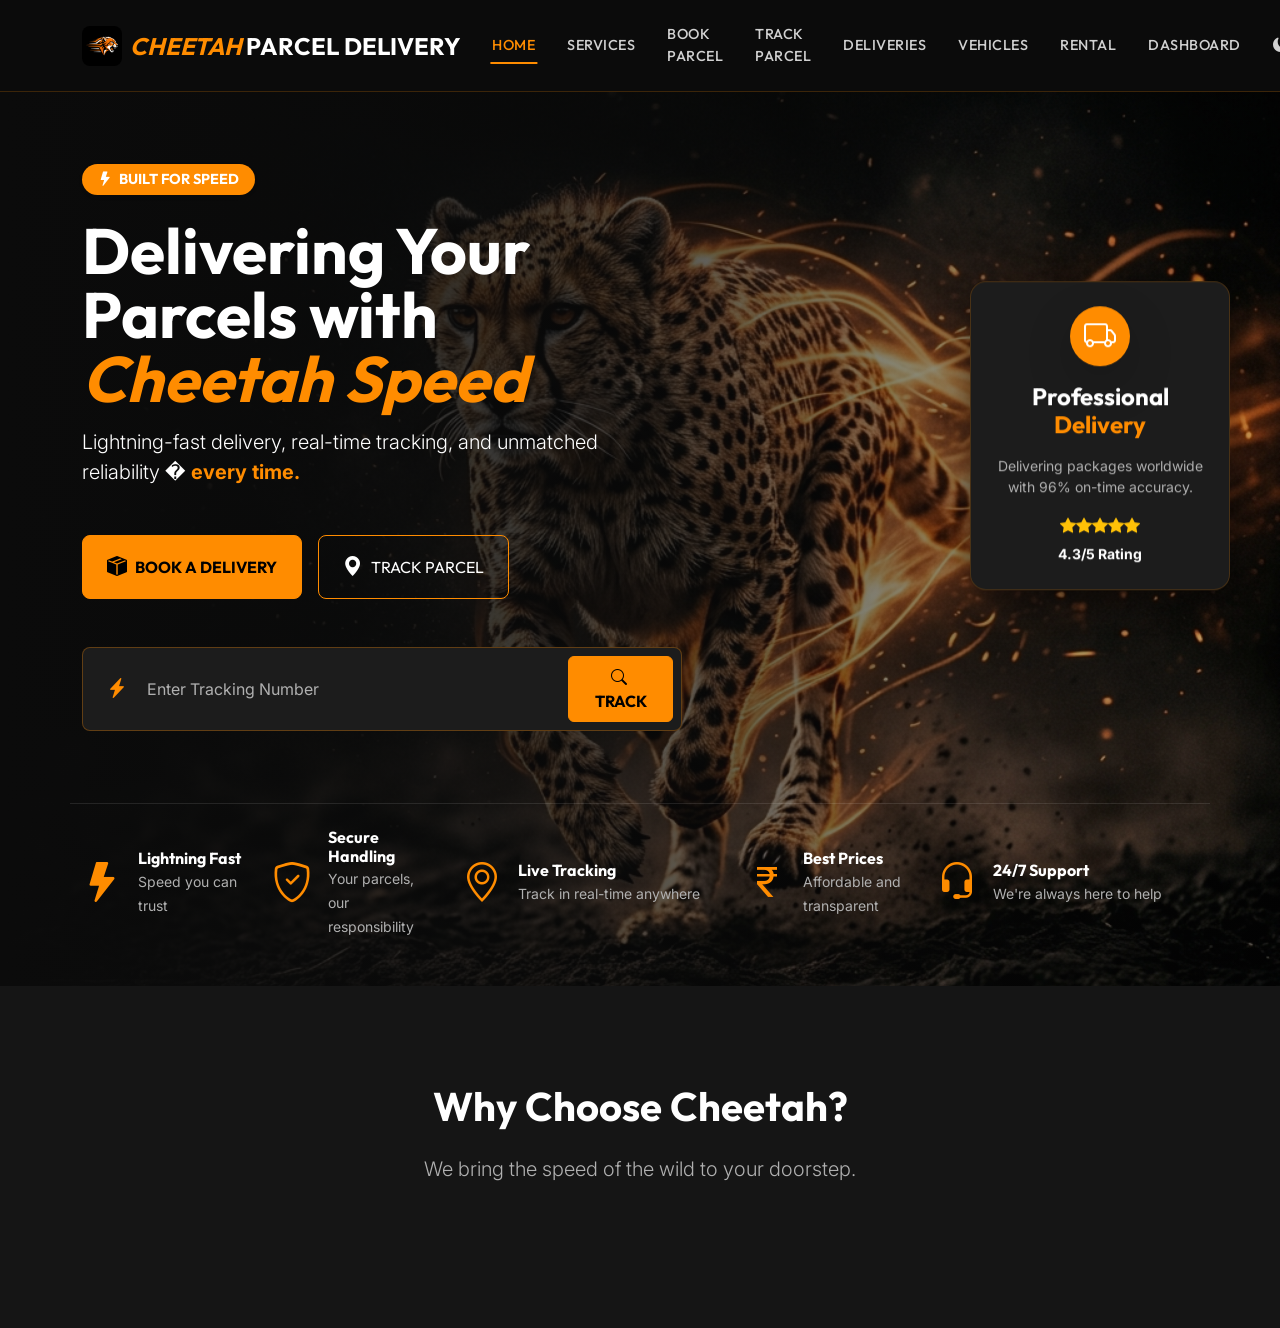
<file: index.html>
<!DOCTYPE html>
<html lang="en">
<head>
    <meta charset="UTF-8">
    <meta name="viewport" content="width=device-width, initial-scale=1.0">
    <title>Cheetah Parcel Delivery Service</title>
    <!-- Google Fonts -->
    <link rel="preconnect" href="https://fonts.googleapis.com">
    <link rel="preconnect" href="https://fonts.gstatic.com" crossorigin>
    <link href="https://fonts.googleapis.com/css2?family=Inter:wght@300;400;500;600;700&family=Outfit:wght@400;500;600;700;800&display=swap" rel="stylesheet">
    
    <!-- Bootstrap 5 CSS -->
    <link href="https://cdn.jsdelivr.net/npm/bootstrap@5.3.2/dist/css/bootstrap.min.css" rel="stylesheet">
    
    <!-- Bootstrap Icons -->
    <link rel="stylesheet" href="https://cdn.jsdelivr.net/npm/bootstrap-icons@1.11.1/font/bootstrap-icons.css">
    
    <!-- Custom CSS -->
    <link rel="stylesheet" href="css/style.css">
</head>
<body>

    <!-- Navigation -->
    <nav class="navbar navbar-expand-lg navbar-dark sticky-top" id="mainNav">
        <div class="container">
            <a class="navbar-brand fw-bold d-flex align-items-center font-outfit fs-4 text-white" href="index.html">
                <img src="assets/images/cheetah_logo_v2.png" alt="Cheetah Logo" class="me-2" style="height: 40px; border-radius: 8px;">
                <span class="text-orange fst-italic me-1">CHEETAH</span> PARCEL DELIVERY
            </a>
            <button class="navbar-toggler border-0 shadow-none text-orange" type="button" data-bs-toggle="collapse" data-bs-target="#navbarNav">
                <i class="bi bi-list fs-1"></i>
            </button>
            <div class="collapse navbar-collapse" id="navbarNav">
                <ul class="navbar-nav ms-auto align-items-center font-outfit text-uppercase" style="font-size: 0.9rem; letter-spacing: 0.5px;">
                    <li class="nav-item mx-2"><a class="nav-link active" href="index.html">Home</a></li>
                    <li class="nav-item mx-2"><a class="nav-link" href="pages/services.html">Services</a></li>
                    <li class="nav-item mx-2"><a class="nav-link" href="pages/booking.html">Book Parcel</a></li>
                    <li class="nav-item mx-2"><a class="nav-link" href="pages/tracking.html">Track Parcel</a></li>
                    <li class="nav-item mx-2"><a class="nav-link" href="pages/delivery-operations.html">Deliveries</a></li>
                    <li class="nav-item mx-2"><a class="nav-link" href="pages/vehicles.html">Vehicles</a></li>
                    <li class="nav-item mx-2"><a class="nav-link" href="pages/rental.html">Rental</a></li>
                    <li class="nav-item mx-2"><a class="nav-link" href="pages/dashboard.html">Dashboard</a></li>
                    <li class="nav-item mx-2"><a class="nav-link text-muted" href="#"><i class="bi bi-moon-fill"></i></a></li>
                </ul>
            </div>
        </div>
    </nav>

    <!-- Hero Section -->
    <header class="hero-section text-white position-relative pb-5">
        <div class="container pt-5 pb-4">
            <div class="row align-items-center mt-4">
                <div class="col-lg-7 text-center text-lg-start mb-5 mb-lg-0 z-1">
                    <span class="badge bg-orange text-dark px-3 py-2 rounded-pill mb-4 fw-bold shadow-sm font-outfit" style="font-size: 0.9rem;">
                        <i class="bi bi-lightning-fill me-1"></i> BUILT FOR SPEED
                    </span>
                    <h1 class="display-3 fw-bold mb-3 font-outfit text-white lh-1">
                        Delivering Your <br> Parcels with <br> <span class="text-orange fst-italic">Cheetah Speed</span>
                    </h1>
                    <p class="lead mb-5 fw-light text-light-gray" style="max-width: 550px;">Lightning-fast delivery, real-time tracking, and unmatched reliability � <span class="text-orange fw-bold">every time.</span></p>
                    
                    <div class="d-flex flex-wrap gap-3 mb-5 justify-content-center justify-content-lg-start">
                        <a href="pages/booking.html" class="btn btn-primary rounded-3 px-4 py-3 font-outfit text-uppercase d-flex align-items-center">
                            <i class="bi bi-box-seam-fill me-2 fs-5"></i> Book a Delivery
                        </a>
                        <a href="pages/tracking.html" class="btn btn-outline-light rounded-3 px-4 py-3 font-outfit text-uppercase d-flex align-items-center">
                            <i class="bi bi-geo-alt-fill me-2 fs-5"></i> Track Parcel
                        </a>
                    </div>

                    <!-- Tracking Input -->
                    <div class="tracking-box p-2 rounded-3 d-flex align-items-center" style="max-width: 600px;">
                        <i class="bi bi-lightning-charge-fill text-orange ms-3 fs-5"></i>
                        <input type="text" class="form-control border-0 shadow-none bg-transparent ms-2 text-white" placeholder="Enter Tracking Number" style="box-shadow: none !important; color: white !important;">
                        <button class="btn btn-primary rounded-2 px-4 py-2 font-outfit text-uppercase fw-bold"><i class="bi bi-search me-1"></i> Track</button>
                    </div>
                </div>
                
                <div class="col-lg-5 position-relative z-1 d-none d-lg-block">
                    <!-- Floating Cards to mimic the design -->
                    <div class="position-absolute end-0 top-50 translate-middle-y" style="transform: translateX(20px) translateY(-50%) !important;">
                        
                        <div class="professional-card p-4 text-center mb-4 mx-auto" style="width: 260px;">
                            <div class="d-flex justify-content-center mb-3">
                                <div class="bg-orange text-dark rounded-circle d-flex align-items-center justify-content-center shadow-lg" style="width: 60px; height: 60px;">
                                    <i class="bi bi-truck fs-2"></i>
                                </div>
                            </div>
                            <h4 class="font-outfit fw-bold text-white mb-1">Professional <br> <span class="text-orange">Delivery</span></h4>
                            <p class="small text-muted mb-3 mt-3">Delivering packages worldwide with 96% on-time accuracy.</p>
                            <div class="text-gold mb-1">
                                <i class="bi bi-star-fill"></i><i class="bi bi-star-fill"></i><i class="bi bi-star-fill"></i><i class="bi bi-star-fill"></i><i class="bi bi-star-fill"></i>
                            </div>
                            <small class="text-white fw-bold">4.3/5 Rating</small>
                        </div>
                        
                        <!-- In Transit badge removed -->
                        
                    </div>
                </div>
            </div>
        </div>
        
        <!-- Bottom Features Bar -->
        <div class="container mt-5 pt-4 border-top" style="border-color: rgba(255,255,255,0.1) !important;">
            <div class="row g-4 justify-content-center text-center text-md-start">
                <div class="col-6 col-md-2 d-flex align-items-center gap-3">
                    <i class="bi bi-lightning-fill text-orange fs-1"></i>
                    <div>
                        <h6 class="font-outfit fw-bold text-white mb-0">Lightning Fast</h6>
                        <small class="text-muted">Speed you can trust</small>
                    </div>
                </div>
                <div class="col-6 col-md-2 d-flex align-items-center gap-3">
                    <i class="bi bi-shield-check text-orange fs-1"></i>
                    <div>
                        <h6 class="font-outfit fw-bold text-white mb-0">Secure Handling</h6>
                        <small class="text-muted">Your parcels, our responsibility</small>
                    </div>
                </div>
                <div class="col-6 col-md-3 d-flex align-items-center gap-3">
                    <i class="bi bi-geo-alt text-orange fs-1"></i>
                    <div>
                        <h6 class="font-outfit fw-bold text-white mb-0">Live Tracking</h6>
                        <small class="text-muted">Track in real-time anywhere</small>
                    </div>
                </div>
                <div class="col-6 col-md-2 d-flex align-items-center gap-3">
                    <i class="bi bi-currency-rupee text-orange fs-1"></i>
                    <div>
                        <h6 class="font-outfit fw-bold text-white mb-0">Best Prices</h6>
                        <small class="text-muted">Affordable and transparent</small>
                    </div>
                </div>
                <div class="col-12 col-md-3 d-flex align-items-center gap-3 justify-content-center justify-content-md-start">
                    <i class="bi bi-headset text-orange fs-1"></i>
                    <div>
                        <h6 class="font-outfit fw-bold text-white mb-0">24/7 Support</h6>
                        <small class="text-muted">We're always here to help</small>
                    </div>
                </div>
            </div>
        </div>
    </header>

    <!-- Services Section Placeholder (Will be restyled by global CSS) -->
    <section class="py-5" style="background-color: var(--bg-secondary);">
        <div class="container text-center py-5">
            <h2 class="display-6 font-outfit fw-bold text-white mb-4">Why Choose Cheetah?</h2>
            <p class="lead text-muted mb-5">We bring the speed of the wild to your doorstep.</p>
            <!-- Services cards will automatically adopt dark theme due to css update -->
        </div>
    </section>

    <script src="https://cdn.jsdelivr.net/npm/bootstrap@5.3.2/dist/js/bootstrap.bundle.min.js"></script>
    <script src="js/main.js"></script>
</body>
</html>
</file>
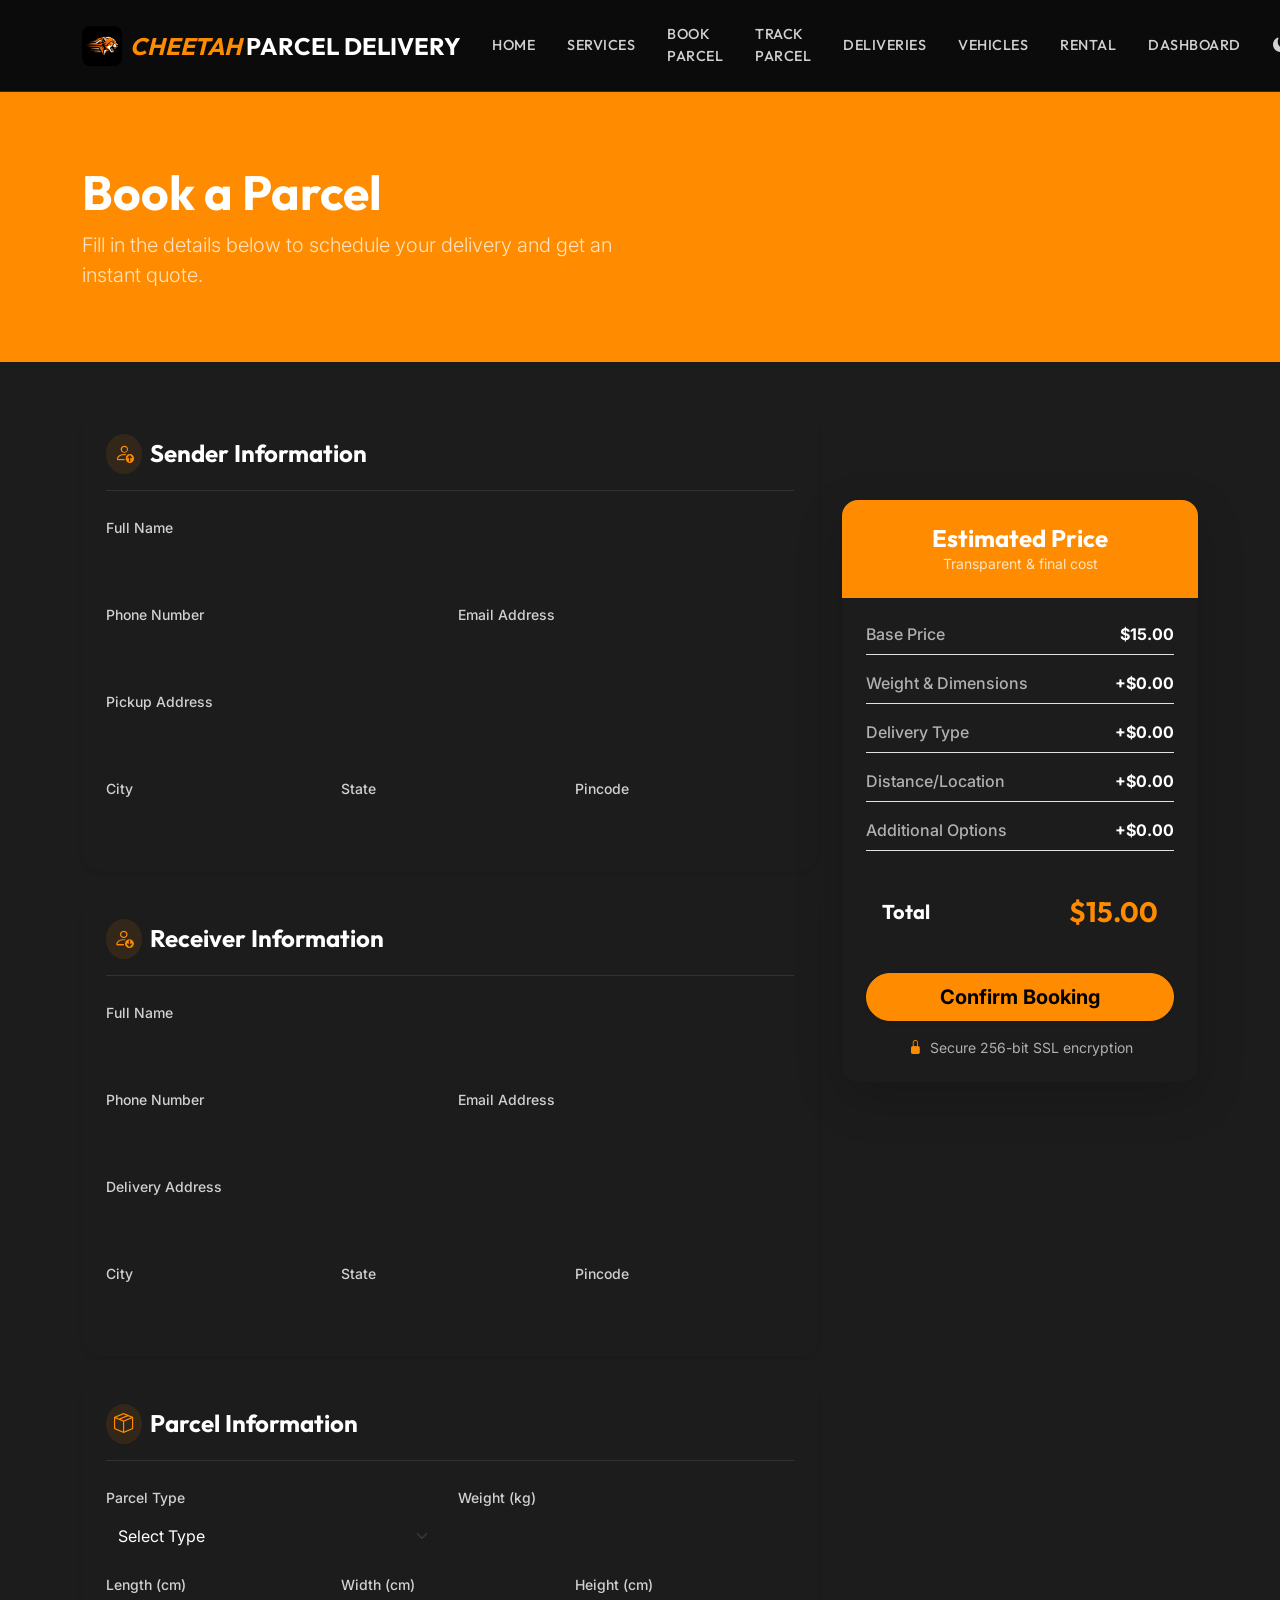
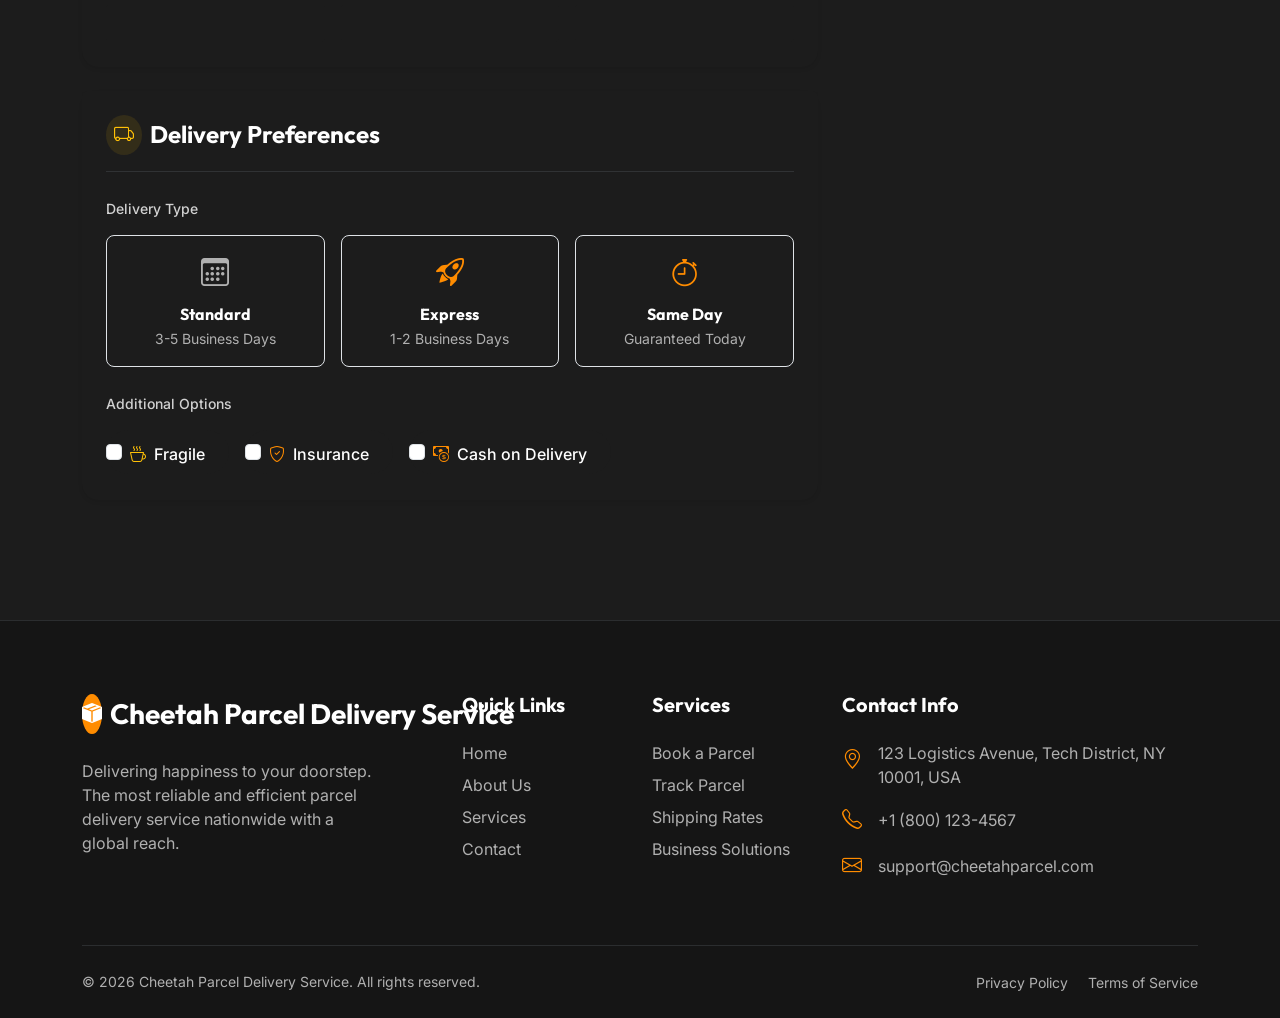
<file: pages/booking.html>
<!DOCTYPE html>
<html lang="en">
<head>
    <meta charset="UTF-8">
    <meta name="viewport" content="width=device-width, initial-scale=1.0">
    <title>Book a Parcel - Cheetah Parcel Delivery Service</title>
    <!-- Dark Mode Init -->
    <script>
        (function() {
            var theme = localStorage.getItem('swiftParcelTheme') || 'light';
            document.documentElement.setAttribute('data-bs-theme', theme);
        })();
    </script>
    
    <!-- Google Fonts -->
    <link rel="preconnect" href="https://fonts.googleapis.com">
    <link rel="preconnect" href="https://fonts.gstatic.com" crossorigin>
    <link href="https://fonts.googleapis.com/css2?family=Inter:wght@300;400;500;600;700&family=Outfit:wght@400;500;600;700;800&display=swap" rel="stylesheet">
    
    <!-- Bootstrap 5 CSS -->
    <link href="https://cdn.jsdelivr.net/npm/bootstrap@5.3.2/dist/css/bootstrap.min.css" rel="stylesheet">
    
    <!-- Bootstrap Icons -->
    <link rel="stylesheet" href="https://cdn.jsdelivr.net/npm/bootstrap-icons@1.11.1/font/bootstrap-icons.css">
    
    <!-- Custom CSS -->
    <link rel="stylesheet" href="../css/style.css">
    <link rel="stylesheet" href="../css/responsive.css">
</head>
<body class="bg-light">

        <!-- Navigation -->
    <nav class="navbar navbar-expand-lg navbar-dark sticky-top" id="mainNav">
        <div class="container">
            <a class="navbar-brand fw-bold d-flex align-items-center font-outfit fs-4 text-white" href="../index.html">
                <img src="../assets/images/cheetah_logo_v2.png" alt="Cheetah Logo" class="me-2" style="height: 40px; border-radius: 8px;">
                <span class="text-orange fst-italic me-1">CHEETAH</span> PARCEL DELIVERY
            </a>
            <button class="navbar-toggler border-0 shadow-none text-orange" type="button" data-bs-toggle="collapse" data-bs-target="#navbarNav">
                <i class="bi bi-list fs-1"></i>
            </button>
            <div class="collapse navbar-collapse" id="navbarNav">
                <ul class="navbar-nav ms-auto align-items-center font-outfit text-uppercase" style="font-size: 0.9rem; letter-spacing: 0.5px;">
                    <li class="nav-item mx-2"><a class="nav-link" href="../index.html">Home</a></li>
                    <li class="nav-item mx-2"><a class="nav-link" href="services.html">Services</a></li>
                    <li class="nav-item mx-2"><a class="nav-link" href="booking.html">Book Parcel</a></li>
                    <li class="nav-item mx-2"><a class="nav-link" href="tracking.html">Track Parcel</a></li>
                    <li class="nav-item mx-2"><a class="nav-link" href="delivery-operations.html">Deliveries</a></li>
                    <li class="nav-item mx-2"><a class="nav-link" href="vehicles.html">Vehicles</a></li>
                    <li class="nav-item mx-2"><a class="nav-link" href="rental.html">Rental</a></li>
                    <li class="nav-item mx-2"><a class="nav-link" href="dashboard.html">Dashboard</a></li>
                    <li class="nav-item mx-2"><a class="nav-link text-muted" href="#"><i class="bi bi-moon-fill"></i></a></li>
                </ul>
            </div>
        </div>
    </nav>

    <!-- Page Header -->
    <div class="bg-primary text-white py-5 position-relative overflow-hidden">
        <div class="hero-bg-shape position-absolute"></div>
        <div class="container py-4 position-relative z-1">
            <div class="row align-items-center">
                <div class="col-lg-6">
                    <h1 class="display-5 fw-bold font-outfit mb-2 animate-fade-in-up">Book a Parcel</h1>
                    <p class="lead mb-0 opacity-75 animate-fade-in-up" style="animation-delay: 0.1s;">Fill in the details below to schedule your delivery and get an instant quote.</p>
                </div>
            </div>
        </div>
    </div>

    <!-- Booking Content -->
    <div class="container py-5 mt-n5 position-relative z-1">
        <form id="bookingForm" class="needs-validation" novalidate>
            <div class="row g-4">
                
                <!-- Main Form Column -->
                <div class="col-lg-8">
                    
                    <!-- Sender Information -->
                    <div class="card border-0 shadow-sm rounded-4 mb-4 animate-fade-in-up" style="animation-delay: 0.2s;">
                        <div class="card-header bg-white border-0 pt-4 pb-0 px-4">
                            <h4 class="fw-bold font-outfit text-dark d-flex align-items-center">
                                <div class="bg-primary bg-opacity-10 text-primary rounded-circle p-2 me-2 d-inline-flex">
                                    <i class="bi bi-person-up fs-5"></i>
                                </div>
                                Sender Information
                            </h4>
                            <hr class="border-secondary opacity-25">
                        </div>
                        <div class="card-body p-4 pt-2">
                            <div class="row g-3">
                                <div class="col-md-12">
                                    <label for="senderName" class="form-label fw-medium text-muted small">Full Name</label>
                                    <input type="text" class="form-control bg-light border-0 py-2" id="senderName" required>
                                    <div class="invalid-feedback">Please enter sender's full name.</div>
                                </div>
                                <div class="col-md-6">
                                    <label for="senderPhone" class="form-label fw-medium text-muted small">Phone Number</label>
                                    <input type="tel" class="form-control bg-light border-0 py-2" id="senderPhone" pattern="[0-9+\-\s]{10,15}" required>
                                    <div class="invalid-feedback">Please enter a valid phone number (10-15 digits).</div>
                                </div>
                                <div class="col-md-6">
                                    <label for="senderEmail" class="form-label fw-medium text-muted small">Email Address</label>
                                    <input type="email" class="form-control bg-light border-0 py-2" id="senderEmail" required>
                                    <div class="invalid-feedback">Please enter a valid email address.</div>
                                </div>
                                <div class="col-12">
                                    <label for="senderAddress" class="form-label fw-medium text-muted small">Pickup Address</label>
                                    <input type="text" class="form-control bg-light border-0 py-2" id="senderAddress" required>
                                    <div class="invalid-feedback">Please provide the pickup address.</div>
                                </div>
                                <div class="col-md-4">
                                    <label for="senderCity" class="form-label fw-medium text-muted small">City</label>
                                    <input type="text" class="form-control bg-light border-0 py-2 price-trigger" id="senderCity" required>
                                    <div class="invalid-feedback">Please enter city.</div>
                                </div>
                                <div class="col-md-4">
                                    <label for="senderState" class="form-label fw-medium text-muted small">State</label>
                                    <input type="text" class="form-control bg-light border-0 py-2" id="senderState" required>
                                    <div class="invalid-feedback">Please enter state.</div>
                                </div>
                                <div class="col-md-4">
                                    <label for="senderPincode" class="form-label fw-medium text-muted small">Pincode</label>
                                    <input type="text" class="form-control bg-light border-0 py-2" id="senderPincode" pattern="[0-9]{5,6}" required>
                                    <div class="invalid-feedback">Valid 5-6 digit pincode required.</div>
                                </div>
                            </div>
                        </div>
                    </div>

                    <!-- Receiver Information -->
                    <div class="card border-0 shadow-sm rounded-4 mb-4 animate-fade-in-up" style="animation-delay: 0.3s;">
                        <div class="card-header bg-white border-0 pt-4 pb-0 px-4">
                            <h4 class="fw-bold font-outfit text-dark d-flex align-items-center">
                                <div class="bg-success bg-opacity-10 text-success rounded-circle p-2 me-2 d-inline-flex">
                                    <i class="bi bi-person-down fs-5"></i>
                                </div>
                                Receiver Information
                            </h4>
                            <hr class="border-secondary opacity-25">
                        </div>
                        <div class="card-body p-4 pt-2">
                            <div class="row g-3">
                                <div class="col-md-12">
                                    <label for="receiverName" class="form-label fw-medium text-muted small">Full Name</label>
                                    <input type="text" class="form-control bg-light border-0 py-2" id="receiverName" required>
                                    <div class="invalid-feedback">Please enter receiver's full name.</div>
                                </div>
                                <div class="col-md-6">
                                    <label for="receiverPhone" class="form-label fw-medium text-muted small">Phone Number</label>
                                    <input type="tel" class="form-control bg-light border-0 py-2" id="receiverPhone" pattern="[0-9+\-\s]{10,15}" required>
                                    <div class="invalid-feedback">Please enter a valid phone number.</div>
                                </div>
                                <div class="col-md-6">
                                    <label for="receiverEmail" class="form-label fw-medium text-muted small">Email Address</label>
                                    <input type="email" class="form-control bg-light border-0 py-2" id="receiverEmail" required>
                                    <div class="invalid-feedback">Please enter a valid email address.</div>
                                </div>
                                <div class="col-12">
                                    <label for="receiverAddress" class="form-label fw-medium text-muted small">Delivery Address</label>
                                    <input type="text" class="form-control bg-light border-0 py-2" id="receiverAddress" required>
                                    <div class="invalid-feedback">Please provide the delivery address.</div>
                                </div>
                                <div class="col-md-4">
                                    <label for="receiverCity" class="form-label fw-medium text-muted small">City</label>
                                    <input type="text" class="form-control bg-light border-0 py-2 price-trigger" id="receiverCity" required>
                                    <div class="invalid-feedback">Please enter city.</div>
                                </div>
                                <div class="col-md-4">
                                    <label for="receiverState" class="form-label fw-medium text-muted small">State</label>
                                    <input type="text" class="form-control bg-light border-0 py-2" id="receiverState" required>
                                    <div class="invalid-feedback">Please enter state.</div>
                                </div>
                                <div class="col-md-4">
                                    <label for="receiverPincode" class="form-label fw-medium text-muted small">Pincode</label>
                                    <input type="text" class="form-control bg-light border-0 py-2" id="receiverPincode" pattern="[0-9]{5,6}" required>
                                    <div class="invalid-feedback">Valid 5-6 digit pincode required.</div>
                                </div>
                            </div>
                        </div>
                    </div>

                    <!-- Parcel Information -->
                    <div class="card border-0 shadow-sm rounded-4 mb-4 animate-fade-in-up" style="animation-delay: 0.4s;">
                        <div class="card-header bg-white border-0 pt-4 pb-0 px-4">
                            <h4 class="fw-bold font-outfit text-dark d-flex align-items-center">
                                <div class="bg-info bg-opacity-10 text-info rounded-circle p-2 me-2 d-inline-flex">
                                    <i class="bi bi-box-seam fs-5"></i>
                                </div>
                                Parcel Information
                            </h4>
                            <hr class="border-secondary opacity-25">
                        </div>
                        <div class="card-body p-4 pt-2">
                            <div class="row g-3">
                                <div class="col-md-6">
                                    <label for="parcelType" class="form-label fw-medium text-muted small">Parcel Type</label>
                                    <select class="form-select bg-light border-0 py-2 price-trigger" id="parcelType" required>
                                        <option value="" selected disabled>Select Type</option>
                                        <option value="document">Document</option>
                                        <option value="electronics">Electronics</option>
                                        <option value="clothing">Clothing</option>
                                        <option value="furniture">Furniture/Bulky</option>
                                        <option value="other">Other</option>
                                    </select>
                                    <div class="invalid-feedback">Please select a parcel type.</div>
                                </div>
                                <div class="col-md-6">
                                    <label for="parcelWeight" class="form-label fw-medium text-muted small">Weight (kg)</label>
                                    <input type="number" class="form-control bg-light border-0 py-2 price-trigger" id="parcelWeight" min="0.1" step="0.1" required>
                                    <div class="invalid-feedback">Must be > 0.1 kg</div>
                                </div>
                                <div class="col-md-4">
                                    <label for="parcelLength" class="form-label fw-medium text-muted small">Length (cm)</label>
                                    <input type="number" class="form-control bg-light border-0 py-2 price-trigger" id="parcelLength" min="1" required>
                                    <div class="invalid-feedback">Required</div>
                                </div>
                                <div class="col-md-4">
                                    <label for="parcelWidth" class="form-label fw-medium text-muted small">Width (cm)</label>
                                    <input type="number" class="form-control bg-light border-0 py-2 price-trigger" id="parcelWidth" min="1" required>
                                    <div class="invalid-feedback">Required</div>
                                </div>
                                <div class="col-md-4">
                                    <label for="parcelHeight" class="form-label fw-medium text-muted small">Height (cm)</label>
                                    <input type="number" class="form-control bg-light border-0 py-2 price-trigger" id="parcelHeight" min="1" required>
                                    <div class="invalid-feedback">Required</div>
                                </div>
                            </div>
                        </div>
                    </div>

                    <!-- Delivery Type & Options -->
                    <div class="card border-0 shadow-sm rounded-4 mb-4 animate-fade-in-up" style="animation-delay: 0.5s;">
                        <div class="card-header bg-white border-0 pt-4 pb-0 px-4">
                            <h4 class="fw-bold font-outfit text-dark d-flex align-items-center">
                                <div class="bg-warning bg-opacity-10 text-warning rounded-circle p-2 me-2 d-inline-flex">
                                    <i class="bi bi-truck fs-5"></i>
                                </div>
                                Delivery Preferences
                            </h4>
                            <hr class="border-secondary opacity-25">
                        </div>
                        <div class="card-body p-4 pt-2">
                            <div class="row g-4">
                                <div class="col-md-12">
                                    <label class="form-label fw-medium text-muted small mb-3">Delivery Type</label>
                                    <div class="row g-3">
                                        <div class="col-md-4">
                                            <div class="border rounded-3 p-3 text-center cursor-pointer radio-card price-trigger-radio">
                                                <input class="form-check-input d-none" type="radio" name="deliveryType" id="typeStandard" value="standard" checked required>
                                                <label class="form-check-label w-100 m-0" for="typeStandard">
                                                    <i class="bi bi-calendar3 fs-3 text-muted d-block mb-2 icon-transition"></i>
                                                    <span class="fw-bold font-outfit d-block text-dark">Standard</span>
                                                    <small class="text-muted">3-5 Business Days</small>
                                                </label>
                                            </div>
                                        </div>
                                        <div class="col-md-4">
                                            <div class="border rounded-3 p-3 text-center cursor-pointer radio-card price-trigger-radio">
                                                <input class="form-check-input d-none" type="radio" name="deliveryType" id="typeExpress" value="express">
                                                <label class="form-check-label w-100 m-0" for="typeExpress">
                                                    <i class="bi bi-rocket-takeoff fs-3 text-info d-block mb-2 icon-transition"></i>
                                                    <span class="fw-bold font-outfit d-block text-dark">Express</span>
                                                    <small class="text-muted">1-2 Business Days</small>
                                                </label>
                                            </div>
                                        </div>
                                        <div class="col-md-4">
                                            <div class="border rounded-3 p-3 text-center cursor-pointer radio-card price-trigger-radio">
                                                <input class="form-check-input d-none" type="radio" name="deliveryType" id="typeSameDay" value="sameday">
                                                <label class="form-check-label w-100 m-0" for="typeSameDay">
                                                    <i class="bi bi-stopwatch fs-3 text-danger d-block mb-2 icon-transition"></i>
                                                    <span class="fw-bold font-outfit d-block text-dark">Same Day</span>
                                                    <small class="text-muted">Guaranteed Today</small>
                                                </label>
                                            </div>
                                        </div>
                                    </div>
                                </div>

                                <div class="col-md-12">
                                    <label class="form-label fw-medium text-muted small mb-3">Additional Options</label>
                                    <div class="d-flex flex-wrap gap-3">
                                        <div class="form-check custom-checkbox bg-light rounded-pill px-4 py-2 d-inline-flex align-items-center">
                                            <input class="form-check-input mt-0 me-2 price-trigger-checkbox" type="checkbox" id="optFragile" value="fragile">
                                            <label class="form-check-label fw-medium text-dark m-0 pt-1" for="optFragile">
                                                <i class="bi bi-cup-hot text-warning me-1"></i> Fragile
                                            </label>
                                        </div>
                                        <div class="form-check custom-checkbox bg-light rounded-pill px-4 py-2 d-inline-flex align-items-center">
                                            <input class="form-check-input mt-0 me-2 price-trigger-checkbox" type="checkbox" id="optInsurance" value="insurance">
                                            <label class="form-check-label fw-medium text-dark m-0 pt-1" for="optInsurance">
                                                <i class="bi bi-shield-check text-success me-1"></i> Insurance
                                            </label>
                                        </div>
                                        <div class="form-check custom-checkbox bg-light rounded-pill px-4 py-2 d-inline-flex align-items-center">
                                            <input class="form-check-input mt-0 me-2 price-trigger-checkbox" type="checkbox" id="optCod" value="cod">
                                            <label class="form-check-label fw-medium text-dark m-0 pt-1" for="optCod">
                                                <i class="bi bi-cash-coin text-primary me-1"></i> Cash on Delivery
                                            </label>
                                        </div>
                                    </div>
                                </div>
                            </div>
                        </div>
                    </div>

                </div>

                <!-- Sticky Price Summary Sidebar -->
                <div class="col-lg-4 animate-fade-in-left" style="animation-delay: 0.6s;">
                    <div class="position-sticky top-0" style="padding-top: 90px; z-index: 10;">
                        <div class="card border-0 shadow-lg rounded-4 bg-white overflow-hidden">
                            <div class="bg-primary text-white p-4 text-center">
                                <h4 class="fw-bold font-outfit mb-0">Estimated Price</h4>
                                <p class="small opacity-75 mb-0">Transparent & final cost</p>
                            </div>
                            <div class="card-body p-4">
                                <div class="d-flex justify-content-between mb-3 pb-2 border-bottom">
                                    <span class="text-muted fw-medium">Base Price</span>
                                    <span class="fw-bold text-dark">$<span id="priceBase">15.00</span></span>
                                </div>
                                <div class="d-flex justify-content-between mb-3 pb-2 border-bottom">
                                    <span class="text-muted fw-medium">Weight & Dimensions</span>
                                    <span class="fw-bold text-dark">+$<span id="priceWeight">0.00</span></span>
                                </div>
                                <div class="d-flex justify-content-between mb-3 pb-2 border-bottom">
                                    <span class="text-muted fw-medium">Delivery Type</span>
                                    <span class="fw-bold text-dark">+$<span id="priceDelivery">0.00</span></span>
                                </div>
                                <div class="d-flex justify-content-between mb-3 pb-2 border-bottom">
                                    <span class="text-muted fw-medium">Distance/Location</span>
                                    <span class="fw-bold text-dark">+$<span id="priceLocation">0.00</span></span>
                                </div>
                                <div class="d-flex justify-content-between mb-4 pb-2 border-bottom">
                                    <span class="text-muted fw-medium">Additional Options</span>
                                    <span class="fw-bold text-dark">+$<span id="priceOptions">0.00</span></span>
                                </div>
                                
                                <div class="d-flex justify-content-between align-items-center mb-4 p-3 bg-light rounded-3">
                                    <span class="fw-bold font-outfit fs-5 text-dark">Total</span>
                                    <span class="fw-bold font-outfit fs-3 text-primary">$<span id="priceTotal">15.00</span></span>
                                </div>

                                <button type="submit" class="btn btn-primary btn-lg w-100 rounded-pill fw-bold shadow-sm btn-hover-elevate">Confirm Booking</button>
                                <p class="text-center text-muted small mt-3 mb-0"><i class="bi bi-lock-fill text-success me-1"></i> Secure 256-bit SSL encryption</p>
                            </div>
                        </div>
                    </div>
                </div>

            </div>
        </form>
    </div>

    <!-- Booking Confirmation Modal -->
    <div class="modal fade" id="bookingSuccessModal" tabindex="-1" aria-hidden="true" data-bs-backdrop="static">
        <div class="modal-dialog modal-dialog-centered modal-lg">
            <div class="modal-content border-0 rounded-4 shadow-lg p-3">
                <div class="modal-body py-4" id="receiptContent">
                    <div class="text-center mb-4">
                        <i class="bi bi-check-circle-fill text-success" style="font-size: 4rem;"></i>
                        <h3 class="fw-bold font-outfit mt-3 mb-1">Booking Successful!</h3>
                        <p class="text-muted">Your parcel delivery has been successfully scheduled.</p>
                    </div>
                    
                    <div class="bg-light p-4 rounded-4 mb-4 text-start border">
                        <div class="row g-3">
                            <div class="col-md-6 border-end-md" style="border-right: 1px solid #dee2e6;">
                                <p class="text-muted small mb-1">Tracking / Parcel ID</p>
                                <h4 class="fw-bold text-primary font-monospace mb-3 tracking-widest" id="modalParcelId">PDS20260818001</h4>
                                
                                <p class="text-muted small mb-1">Delivery Type</p>
                                <h6 class="fw-bold text-dark mb-3" id="modalDeliveryType">Express Delivery</h6>
                                
                                <p class="text-muted small mb-1">Estimated Delivery Date</p>
                                <h6 class="fw-bold text-dark mb-0" id="modalEstDate">Aug 20, 2026</h6>
                            </div>
                            <div class="col-md-6 ps-md-4">
                                <p class="text-muted small mb-1">Sender</p>
                                <h6 class="fw-bold text-dark mb-3" id="modalSender">John Doe</h6>
                                
                                <p class="text-muted small mb-1">Receiver</p>
                                <h6 class="fw-bold text-dark mb-3" id="modalReceiver">Jane Smith</h6>
                                
                                <p class="text-muted small mb-1">Total Price</p>
                                <h4 class="fw-bold text-success mb-0" id="modalTotalPrice">$45.50</h4>
                            </div>
                        </div>
                    </div>
                    
                    <div class="text-center mt-4 d-print-none">
                        <button type="button" class="btn btn-primary rounded-pill px-4 py-2 me-2 mb-2 fw-semibold" id="btnTrackNow">Track Parcel</button>
                        <button type="button" id="newBookingBtn" class="btn btn-outline-primary rounded-pill px-4 py-2 me-2 mb-2 fw-semibold">New Booking</button>
                        <button type="button" id="printReceiptBtn" class="btn btn-outline-secondary rounded-pill px-4 py-2 mb-2 fw-semibold"><i class="bi bi-printer me-2"></i> Print Receipt</button>
                    </div>
                </div>
            </div>
        </div>
    </div>

    <!-- Footer -->
    <footer class="bg-dark text-white pt-5 pb-4 footer-section mt-5 border-top border-secondary border-opacity-25">
        <div class="container pt-4">
            <div class="row gy-4">
                <div class="col-lg-4 pe-lg-5">
                    <a class="navbar-brand fw-bold d-flex align-items-center text-white mb-4 fs-3 font-outfit" href="../index.html">
                        <div class="logo-icon me-2 d-flex align-items-center justify-content-center bg-primary text-white rounded-circle" style="width: 40px; height: 40px;">
                            <i class="bi bi-box-seam-fill fs-5"></i>
                        </div>
                        Cheetah Parcel Delivery Service
                    </a>
                    <p class="text-muted mb-4 pe-lg-4">Delivering happiness to your doorstep. The most reliable and efficient parcel delivery service nationwide with a global reach.</p>
                </div>
                <div class="col-lg-2 col-md-4">
                    <h5 class="fw-bold mb-4 font-outfit text-white">Quick Links</h5>
                    <ul class="list-unstyled footer-links">
                        <li class="mb-2"><a href="../index.html" class="text-muted text-decoration-none hover-text-primary transition-all">Home</a></li>
                        <li class="mb-2"><a href="about.html" class="text-muted text-decoration-none hover-text-primary transition-all">About Us</a></li>
                        <li class="mb-2"><a href="services.html" class="text-muted text-decoration-none hover-text-primary transition-all">Services</a></li>
                        <li class="mb-2"><a href="contact.html" class="text-muted text-decoration-none hover-text-primary transition-all">Contact</a></li>
                    </ul>
                </div>
                <div class="col-lg-2 col-md-4">
                    <h5 class="fw-bold mb-4 font-outfit text-white">Services</h5>
                    <ul class="list-unstyled footer-links">
                        <li class="mb-2"><a href="booking.html" class="text-muted text-decoration-none hover-text-primary transition-all">Book a Parcel</a></li>
                        <li class="mb-2"><a href="tracking.html" class="text-muted text-decoration-none hover-text-primary transition-all">Track Parcel</a></li>
                        <li class="mb-2"><a href="#" class="text-muted text-decoration-none hover-text-primary transition-all">Shipping Rates</a></li>
                        <li class="mb-2"><a href="#" class="text-muted text-decoration-none hover-text-primary transition-all">Business Solutions</a></li>
                    </ul>
                </div>
                <div class="col-lg-4 col-md-4">
                    <h5 class="fw-bold mb-4 font-outfit text-white">Contact Info</h5>
                    <ul class="list-unstyled text-muted">
                        <li class="mb-3 d-flex align-items-start"><i class="bi bi-geo-alt text-primary me-3 fs-5 mt-1"></i> <span>123 Logistics Avenue, Tech District, NY 10001, USA</span></li>
                        <li class="mb-3 d-flex align-items-center"><i class="bi bi-telephone text-primary me-3 fs-5"></i> <span>+1 (800) 123-4567</span></li>
                        <li class="mb-3 d-flex align-items-center"><i class="bi bi-envelope text-primary me-3 fs-5"></i> <span>support@cheetahparcel.com</span></li>
                    </ul>
                </div>
            </div>
            <hr class="border-secondary opacity-25 mt-5 mb-4">
            <div class="row align-items-center">
                <div class="col-md-6 text-center text-md-start">
                    <p class="text-muted mb-0 small">&copy; <span id="currentYear"></span> Cheetah Parcel Delivery Service. All rights reserved.</p>
                </div>
                <div class="col-md-6 text-center text-md-end mt-3 mt-md-0">
                    <a href="#" class="text-muted text-decoration-none me-3 small hover-text-primary">Privacy Policy</a>
                    <a href="#" class="text-muted text-decoration-none small hover-text-primary">Terms of Service</a>
                </div>
            </div>
        </div>
    </footer>

    <!-- Bootstrap 5 JS Bundle with Popper -->
    <script src="https://cdn.jsdelivr.net/npm/bootstrap@5.3.2/dist/js/bootstrap.bundle.min.js"></script>
    
    <!-- Custom JS -->
    <script src="../js/storage.js"></script>
    <script src="../js/main.js"></script>
    <script src="../js/booking.js"></script>
</body>
</html>
</file>
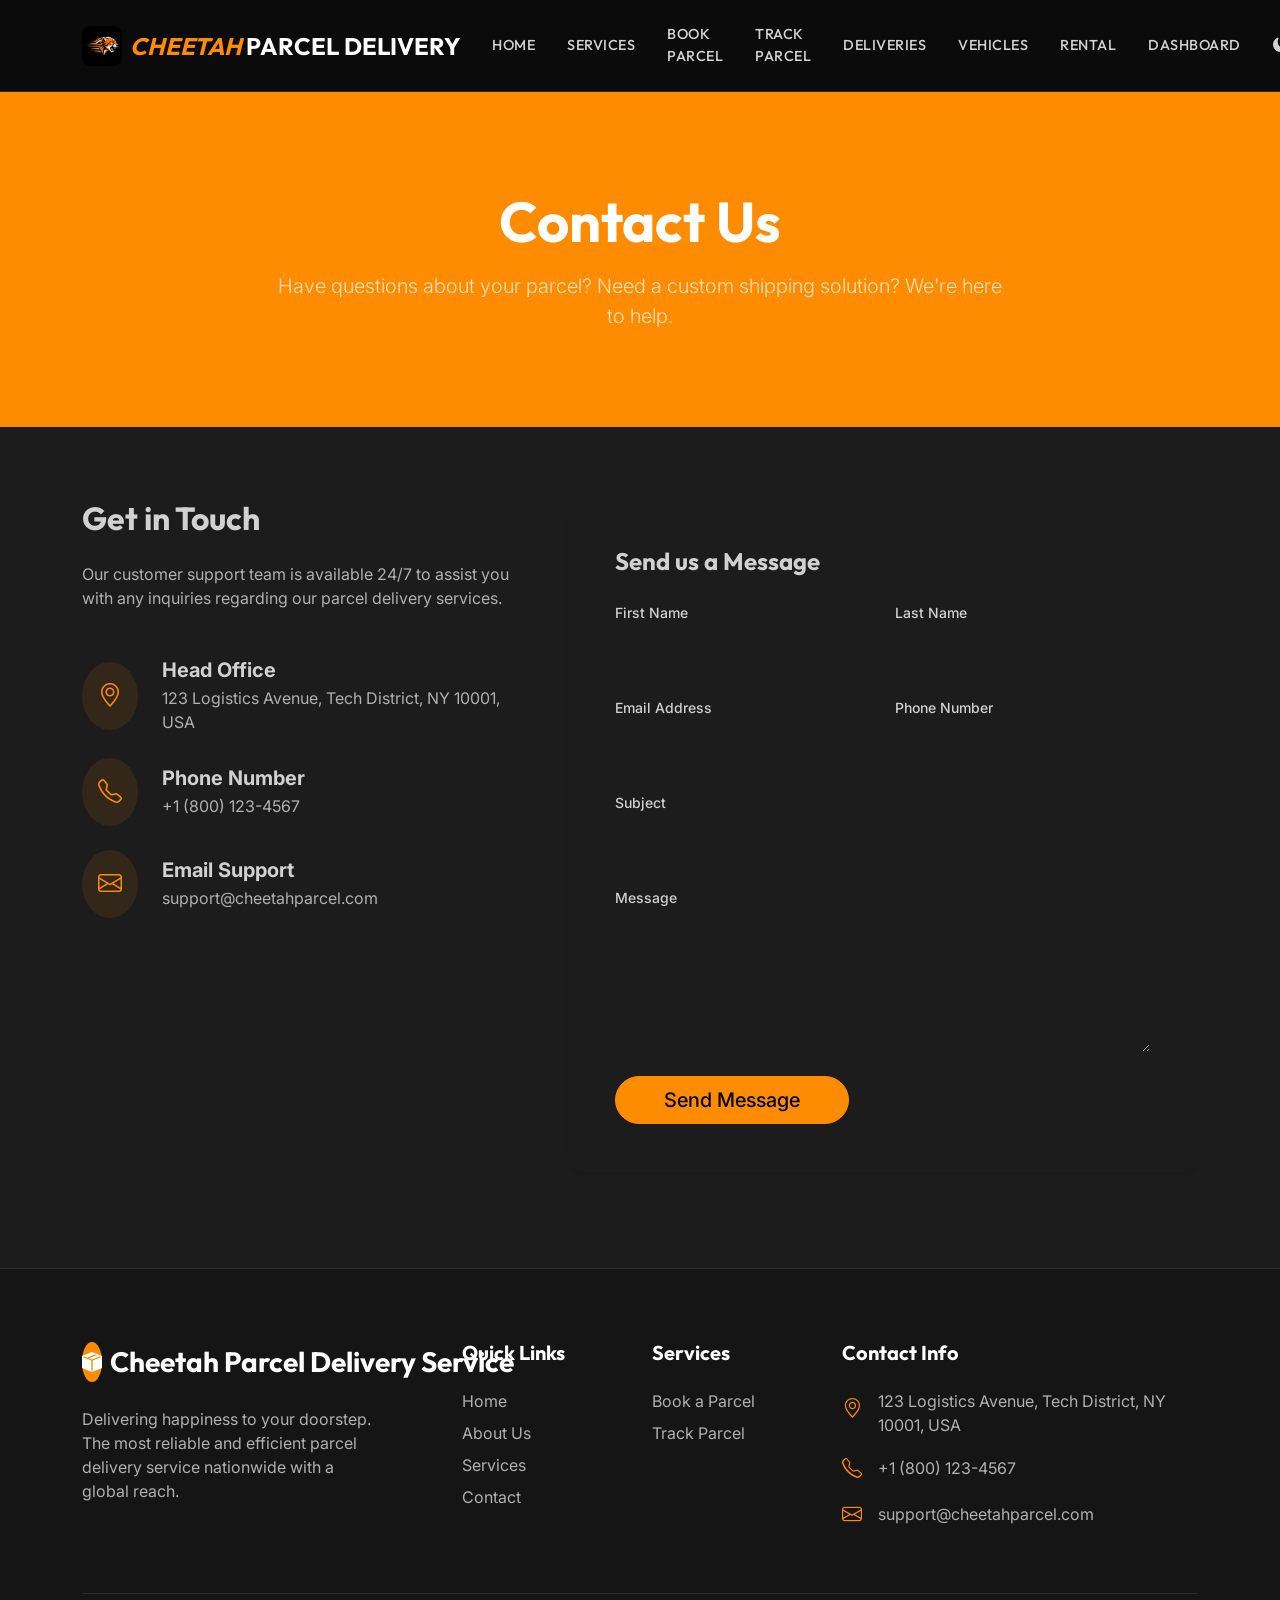
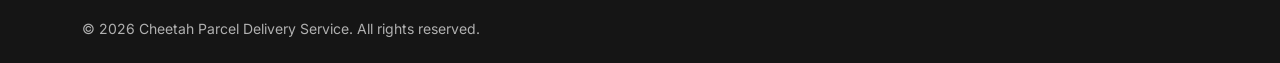
<file: pages/contact.html>
<!DOCTYPE html>
<html lang="en">
<head>
    <meta charset="UTF-8">
    <meta name="viewport" content="width=device-width, initial-scale=1.0">
    <title>Contact Us - Cheetah Parcel Delivery Service</title>
    <!-- Dark Mode Init -->
    <script>
        (function() {
            var theme = localStorage.getItem('swiftParcelTheme') || 'light';
            document.documentElement.setAttribute('data-bs-theme', theme);
        })();
    </script>
    
    <!-- Google Fonts -->
    <link rel="preconnect" href="https://fonts.googleapis.com">
    <link rel="preconnect" href="https://fonts.gstatic.com" crossorigin>
    <link href="https://fonts.googleapis.com/css2?family=Inter:wght@300;400;500;600;700&family=Outfit:wght@400;500;600;700;800&display=swap" rel="stylesheet">
    
    <!-- Bootstrap 5 CSS -->
    <link href="https://cdn.jsdelivr.net/npm/bootstrap@5.3.2/dist/css/bootstrap.min.css" rel="stylesheet">
    
    <!-- Bootstrap Icons -->
    <link rel="stylesheet" href="https://cdn.jsdelivr.net/npm/bootstrap-icons@1.11.1/font/bootstrap-icons.css">
    
    <!-- Custom CSS -->
    <link rel="stylesheet" href="../css/style.css">
    <link rel="stylesheet" href="../css/responsive.css">
</head>
<body class="bg-light">

        <!-- Navigation -->
    <nav class="navbar navbar-expand-lg navbar-dark sticky-top" id="mainNav">
        <div class="container">
            <a class="navbar-brand fw-bold d-flex align-items-center font-outfit fs-4 text-white" href="../index.html">
                <img src="../assets/images/cheetah_logo_v2.png" alt="Cheetah Logo" class="me-2" style="height: 40px; border-radius: 8px;">
                <span class="text-orange fst-italic me-1">CHEETAH</span> PARCEL DELIVERY
            </a>
            <button class="navbar-toggler border-0 shadow-none text-orange" type="button" data-bs-toggle="collapse" data-bs-target="#navbarNav">
                <i class="bi bi-list fs-1"></i>
            </button>
            <div class="collapse navbar-collapse" id="navbarNav">
                <ul class="navbar-nav ms-auto align-items-center font-outfit text-uppercase" style="font-size: 0.9rem; letter-spacing: 0.5px;">
                    <li class="nav-item mx-2"><a class="nav-link" href="../index.html">Home</a></li>
                    <li class="nav-item mx-2"><a class="nav-link" href="services.html">Services</a></li>
                    <li class="nav-item mx-2"><a class="nav-link" href="booking.html">Book Parcel</a></li>
                    <li class="nav-item mx-2"><a class="nav-link" href="tracking.html">Track Parcel</a></li>
                    <li class="nav-item mx-2"><a class="nav-link" href="delivery-operations.html">Deliveries</a></li>
                    <li class="nav-item mx-2"><a class="nav-link" href="vehicles.html">Vehicles</a></li>
                    <li class="nav-item mx-2"><a class="nav-link" href="rental.html">Rental</a></li>
                    <li class="nav-item mx-2"><a class="nav-link" href="dashboard.html">Dashboard</a></li>
                    <li class="nav-item mx-2"><a class="nav-link text-muted" href="#"><i class="bi bi-moon-fill"></i></a></li>
                </ul>
            </div>
        </div>
    </nav>

    <!-- Page Header -->
    <div class="bg-primary text-white py-5 position-relative overflow-hidden">
        <div class="hero-bg-shape position-absolute"></div>
        <div class="container py-5 position-relative z-1">
            <div class="row justify-content-center text-center">
                <div class="col-lg-8">
                    <h1 class="display-4 fw-bold font-outfit mb-3 animate-fade-in-up">Contact Us</h1>
                    <p class="lead opacity-75 mb-0 animate-fade-in-up" style="animation-delay: 0.1s;">Have questions about your parcel? Need a custom shipping solution? We're here to help.</p>
                </div>
            </div>
        </div>
    </div>

    <!-- Main Content -->
    <div class="container py-5 mt-4">
        <div class="row g-5">
            <div class="col-lg-5 animate-fade-in-left">
                <h2 class="font-outfit fw-bold mb-4">Get in Touch</h2>
                <p class="text-muted mb-5">Our customer support team is available 24/7 to assist you with any inquiries regarding our parcel delivery services.</p>
                
                <div class="d-flex align-items-center mb-4">
                    <div class="bg-primary bg-opacity-10 text-primary rounded-circle p-3 me-4 fs-4">
                        <i class="bi bi-geo-alt"></i>
                    </div>
                    <div>
                        <h5 class="fw-bold mb-1">Head Office</h5>
                        <p class="text-muted mb-0">123 Logistics Avenue, Tech District, NY 10001, USA</p>
                    </div>
                </div>
                
                <div class="d-flex align-items-center mb-4">
                    <div class="bg-primary bg-opacity-10 text-primary rounded-circle p-3 me-4 fs-4">
                        <i class="bi bi-telephone"></i>
                    </div>
                    <div>
                        <h5 class="fw-bold mb-1">Phone Number</h5>
                        <p class="text-muted mb-0">+1 (800) 123-4567</p>
                    </div>
                </div>
                
                <div class="d-flex align-items-center mb-4">
                    <div class="bg-primary bg-opacity-10 text-primary rounded-circle p-3 me-4 fs-4">
                        <i class="bi bi-envelope"></i>
                    </div>
                    <div>
                        <h5 class="fw-bold mb-1">Email Support</h5>
                        <p class="text-muted mb-0">support@cheetahparcel.com</p>
                    </div>
                </div>
            </div>
            
            <div class="col-lg-7 animate-fade-in-up" style="animation-delay: 0.2s;">
                <div class="card border-0 shadow-sm rounded-4 p-4 p-md-5 bg-white">
                    <h4 class="fw-bold font-outfit mb-4">Send us a Message</h4>
                    <form id="contactForm">
                        <div class="row g-4">
                            <div class="col-md-6">
                                <label class="form-label text-muted small fw-medium">First Name</label>
                                <input type="text" class="form-control bg-light border-0 py-2" required>
                            </div>
                            <div class="col-md-6">
                                <label class="form-label text-muted small fw-medium">Last Name</label>
                                <input type="text" class="form-control bg-light border-0 py-2" required>
                            </div>
                            <div class="col-md-6">
                                <label class="form-label text-muted small fw-medium">Email Address</label>
                                <input type="email" class="form-control bg-light border-0 py-2" required>
                            </div>
                            <div class="col-md-6">
                                <label class="form-label text-muted small fw-medium">Phone Number</label>
                                <input type="tel" class="form-control bg-light border-0 py-2">
                            </div>
                            <div class="col-12">
                                <label class="form-label text-muted small fw-medium">Subject</label>
                                <input type="text" class="form-control bg-light border-0 py-2" required>
                            </div>
                            <div class="col-12">
                                <label class="form-label text-muted small fw-medium">Message</label>
                                <textarea class="form-control bg-light border-0 py-2" rows="5" required></textarea>
                            </div>
                            <div class="col-12 mt-4">
                                <button type="submit" class="btn btn-primary btn-lg rounded-pill px-5 fw-medium">Send Message</button>
                            </div>
                        </div>
                    </form>
                </div>
            </div>
        </div>
    </div>

    <!-- Footer -->
    <footer class="bg-dark text-white pt-5 pb-4 footer-section mt-5 border-top border-secondary border-opacity-25">
        <div class="container pt-4">
            <div class="row gy-4">
                <div class="col-lg-4 pe-lg-5">
                    <a class="navbar-brand fw-bold d-flex align-items-center text-white mb-4 fs-3 font-outfit" href="../index.html">
                        <div class="logo-icon me-2 d-flex align-items-center justify-content-center bg-primary text-white rounded-circle" style="width: 40px; height: 40px;">
                            <i class="bi bi-box-seam-fill fs-5"></i>
                        </div>
                        Cheetah Parcel Delivery Service
                    </a>
                    <p class="text-muted mb-4 pe-lg-4">Delivering happiness to your doorstep. The most reliable and efficient parcel delivery service nationwide with a global reach.</p>
                </div>
                <div class="col-lg-2 col-md-4">
                    <h5 class="fw-bold mb-4 font-outfit text-white">Quick Links</h5>
                    <ul class="list-unstyled footer-links">
                        <li class="mb-2"><a href="../index.html" class="text-muted text-decoration-none hover-text-primary transition-all">Home</a></li>
                        <li class="mb-2"><a href="about.html" class="text-muted text-decoration-none hover-text-primary transition-all">About Us</a></li>
                        <li class="mb-2"><a href="services.html" class="text-muted text-decoration-none hover-text-primary transition-all">Services</a></li>
                        <li class="mb-2"><a href="contact.html" class="text-muted text-decoration-none hover-text-primary transition-all">Contact</a></li>
                    </ul>
                </div>
                <div class="col-lg-2 col-md-4">
                    <h5 class="fw-bold mb-4 font-outfit text-white">Services</h5>
                    <ul class="list-unstyled footer-links">
                        <li class="mb-2"><a href="booking.html" class="text-muted text-decoration-none hover-text-primary transition-all">Book a Parcel</a></li>
                        <li class="mb-2"><a href="tracking.html" class="text-muted text-decoration-none hover-text-primary transition-all">Track Parcel</a></li>
                    </ul>
                </div>
                <div class="col-lg-4 col-md-4">
                    <h5 class="fw-bold mb-4 font-outfit text-white">Contact Info</h5>
                    <ul class="list-unstyled text-muted">
                        <li class="mb-3 d-flex align-items-start"><i class="bi bi-geo-alt text-primary me-3 fs-5 mt-1"></i> <span>123 Logistics Avenue, Tech District, NY 10001, USA</span></li>
                        <li class="mb-3 d-flex align-items-center"><i class="bi bi-telephone text-primary me-3 fs-5"></i> <span>+1 (800) 123-4567</span></li>
                        <li class="mb-3 d-flex align-items-center"><i class="bi bi-envelope text-primary me-3 fs-5"></i> <span>support@cheetahparcel.com</span></li>
                    </ul>
                </div>
            </div>
            <hr class="border-secondary opacity-25 mt-5 mb-4">
            <div class="row align-items-center">
                <div class="col-md-6 text-center text-md-start">
                    <p class="text-muted mb-0 small">&copy; <span id="currentYear"></span> Cheetah Parcel Delivery Service. All rights reserved.</p>
                </div>
            </div>
        </div>
    </footer>

    <!-- Bootstrap 5 JS Bundle -->
    <script src="https://cdn.jsdelivr.net/npm/bootstrap@5.3.2/dist/js/bootstrap.bundle.min.js"></script>
    
    <!-- Custom JS -->
    <script src="../js/storage.js"></script>
    <script src="../js/main.js"></script>
</body>
</html>
</file>
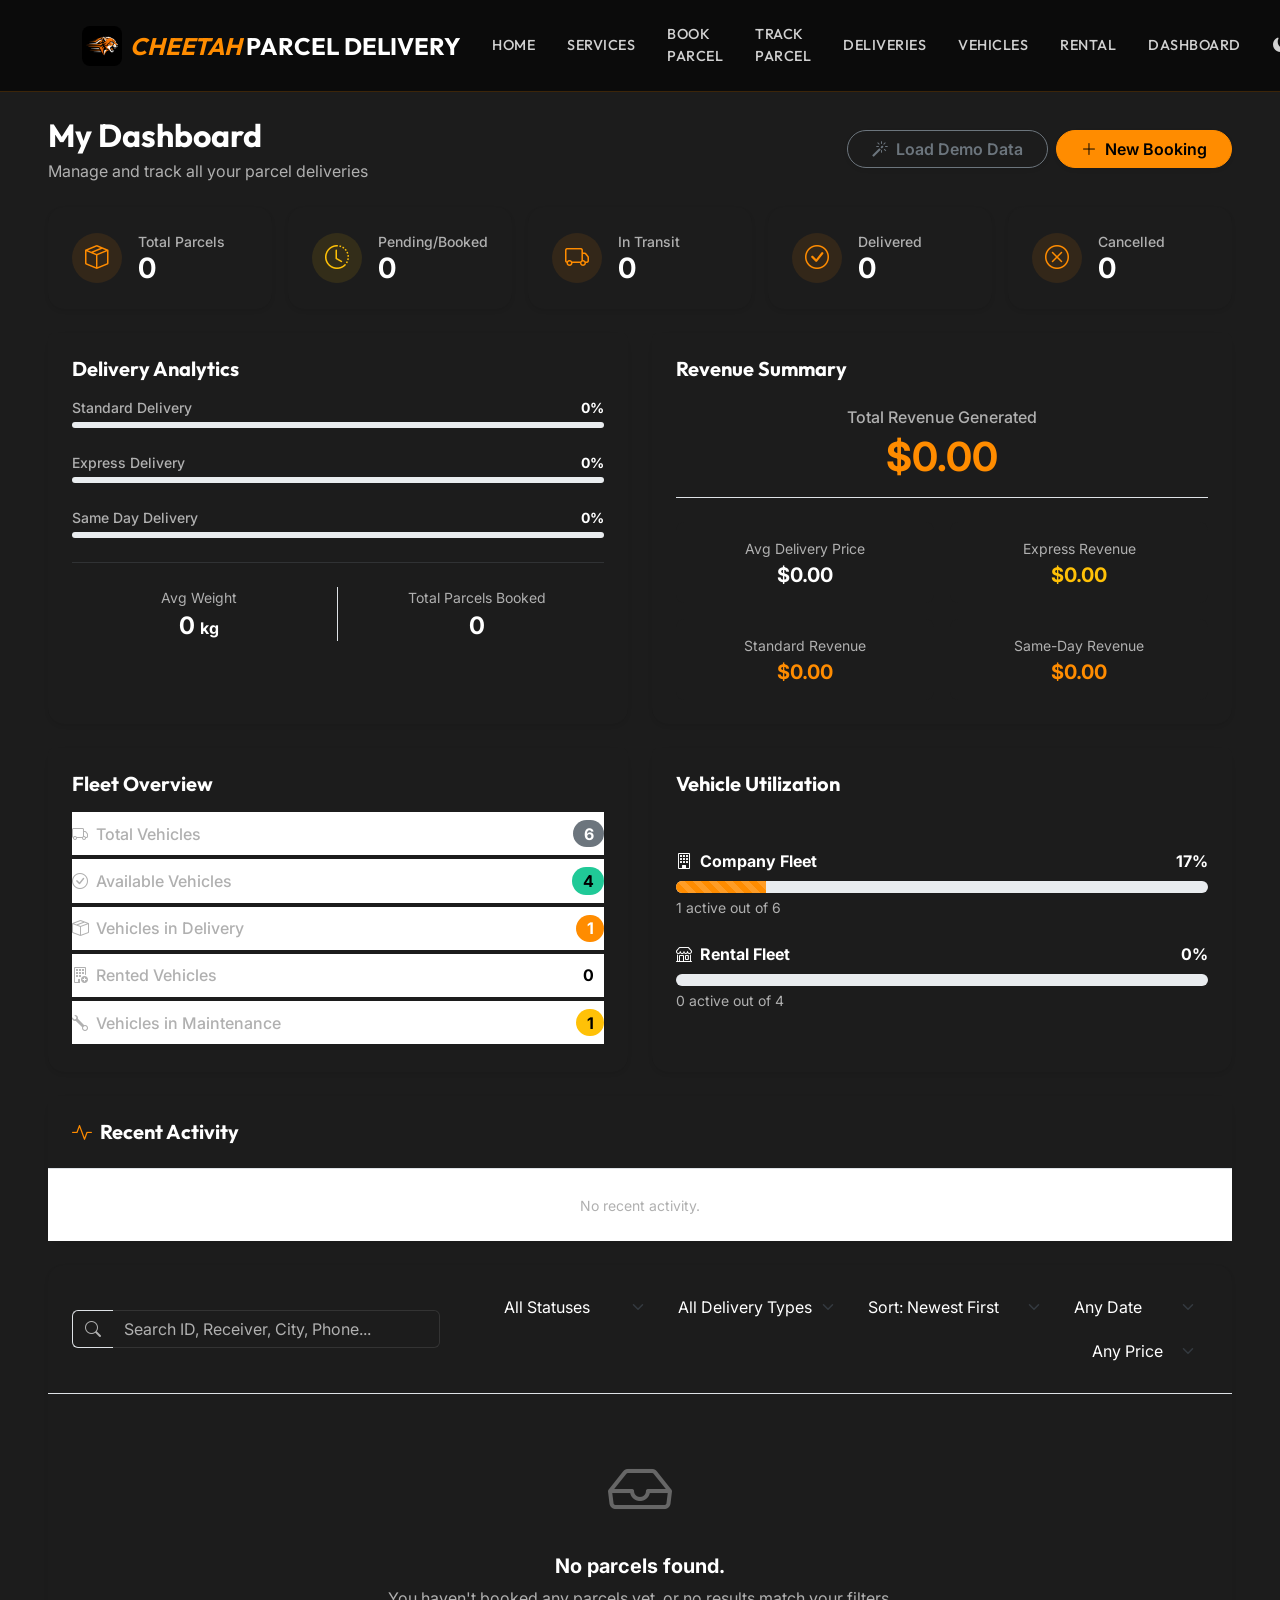
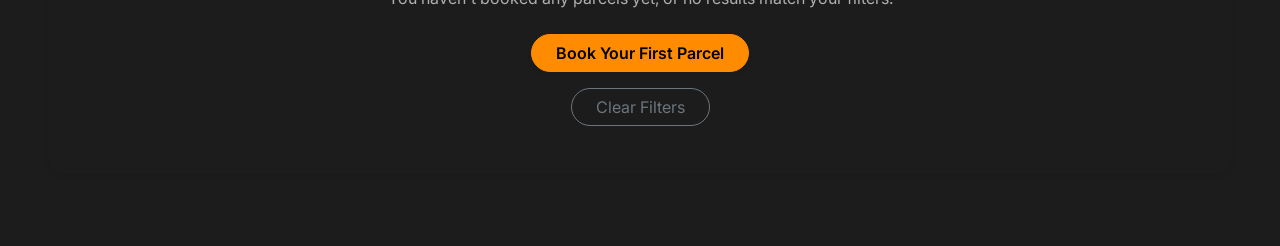
<file: pages/dashboard.html>
<!DOCTYPE html>
<html lang="en">
<head>
    <meta charset="UTF-8">
    <meta name="viewport" content="width=device-width, initial-scale=1.0">
    <title>Customer Dashboard - Cheetah Parcel Delivery Service</title>
    <!-- Dark Mode Init -->
    <script>
        (function() {
            var theme = localStorage.getItem('swiftParcelTheme') || 'light';
            document.documentElement.setAttribute('data-bs-theme', theme);
        })();
    </script>
    
    <!-- Google Fonts -->
    <link rel="preconnect" href="https://fonts.googleapis.com">
    <link rel="preconnect" href="https://fonts.gstatic.com" crossorigin>
    <link href="https://fonts.googleapis.com/css2?family=Inter:wght@300;400;500;600;700&family=Outfit:wght@400;500;600;700;800&display=swap" rel="stylesheet">
    
    <!-- Bootstrap 5 CSS -->
    <link href="https://cdn.jsdelivr.net/npm/bootstrap@5.3.2/dist/css/bootstrap.min.css" rel="stylesheet">
    
    <!-- Bootstrap Icons -->
    <link rel="stylesheet" href="https://cdn.jsdelivr.net/npm/bootstrap-icons@1.11.1/font/bootstrap-icons.css">
    
    <!-- Custom CSS -->
    <link rel="stylesheet" href="../css/style.css">
    <link rel="stylesheet" href="../css/responsive.css">
</head>
<body class="bg-light">

        <!-- Navigation -->
    <nav class="navbar navbar-expand-lg navbar-dark sticky-top" id="mainNav">
        <div class="container">
            <a class="navbar-brand fw-bold d-flex align-items-center font-outfit fs-4 text-white" href="../index.html">
                <img src="../assets/images/cheetah_logo_v2.png" alt="Cheetah Logo" class="me-2" style="height: 40px; border-radius: 8px;">
                <span class="text-orange fst-italic me-1">CHEETAH</span> PARCEL DELIVERY
            </a>
            <button class="navbar-toggler border-0 shadow-none text-orange" type="button" data-bs-toggle="collapse" data-bs-target="#navbarNav">
                <i class="bi bi-list fs-1"></i>
            </button>
            <div class="collapse navbar-collapse" id="navbarNav">
                <ul class="navbar-nav ms-auto align-items-center font-outfit text-uppercase" style="font-size: 0.9rem; letter-spacing: 0.5px;">
                    <li class="nav-item mx-2"><a class="nav-link" href="../index.html">Home</a></li>
                    <li class="nav-item mx-2"><a class="nav-link" href="services.html">Services</a></li>
                    <li class="nav-item mx-2"><a class="nav-link" href="booking.html">Book Parcel</a></li>
                    <li class="nav-item mx-2"><a class="nav-link" href="tracking.html">Track Parcel</a></li>
                    <li class="nav-item mx-2"><a class="nav-link" href="delivery-operations.html">Deliveries</a></li>
                    <li class="nav-item mx-2"><a class="nav-link" href="vehicles.html">Vehicles</a></li>
                    <li class="nav-item mx-2"><a class="nav-link" href="rental.html">Rental</a></li>
                    <li class="nav-item mx-2"><a class="nav-link" href="dashboard.html">Dashboard</a></li>
                    <li class="nav-item mx-2"><a class="nav-link text-muted" href="#"><i class="bi bi-moon-fill"></i></a></li>
                </ul>
            </div>
        </div>
    </nav>

    <!-- Dashboard Content -->
    <div class="container-fluid px-lg-5 py-4">
        
        <div class="d-flex justify-content-between align-items-center mb-4">
            <div>
                <h2 class="fw-bold font-outfit text-dark mb-1">My Dashboard</h2>
                <p class="text-muted mb-0">Manage and track all your parcel deliveries</p>
            </div>
            <div class="d-flex gap-2">
                <button class="btn btn-outline-secondary rounded-pill px-4 fw-semibold shadow-sm" id="generateDemoBtn">
                    <i class="bi bi-magic me-2"></i>Load Demo Data
                </button>
                <a href="booking.html" class="btn btn-primary rounded-pill px-4 fw-semibold shadow-sm"><i class="bi bi-plus-lg me-2"></i>New Booking</a>
            </div>
        </div>

        <!-- Summary Cards -->
        <div class="row g-3 mb-4">
            <div class="col-xl col-md-4 col-sm-6">
                <div class="card border-0 shadow-sm rounded-4 h-100 bg-white">
                    <div class="card-body p-4 d-flex align-items-center">
                        <div class="bg-primary bg-opacity-10 text-primary rounded-circle d-flex align-items-center justify-content-center me-3" style="width: 50px; height: 50px;">
                            <i class="bi bi-box-seam fs-4"></i>
                        </div>
                        <div>
                            <p class="text-muted small mb-0 fw-medium">Total Parcels</p>
                            <h3 class="fw-bold mb-0 text-dark" id="statTotal">0</h3>
                        </div>
                    </div>
                </div>
            </div>
            <div class="col-xl col-md-4 col-sm-6">
                <div class="card border-0 shadow-sm rounded-4 h-100 bg-white">
                    <div class="card-body p-4 d-flex align-items-center">
                        <div class="bg-warning bg-opacity-10 text-warning rounded-circle d-flex align-items-center justify-content-center me-3" style="width: 50px; height: 50px;">
                            <i class="bi bi-clock-history fs-4"></i>
                        </div>
                        <div>
                            <p class="text-muted small mb-0 fw-medium">Pending/Booked</p>
                            <h3 class="fw-bold mb-0 text-dark" id="statPending">0</h3>
                        </div>
                    </div>
                </div>
            </div>
            <div class="col-xl col-md-4 col-sm-6">
                <div class="card border-0 shadow-sm rounded-4 h-100 bg-white">
                    <div class="card-body p-4 d-flex align-items-center">
                        <div class="bg-info bg-opacity-10 text-info rounded-circle d-flex align-items-center justify-content-center me-3" style="width: 50px; height: 50px;">
                            <i class="bi bi-truck fs-4"></i>
                        </div>
                        <div>
                            <p class="text-muted small mb-0 fw-medium">In Transit</p>
                            <h3 class="fw-bold mb-0 text-dark" id="statTransit">0</h3>
                        </div>
                    </div>
                </div>
            </div>
            <div class="col-xl col-md-6 col-sm-6">
                <div class="card border-0 shadow-sm rounded-4 h-100 bg-white">
                    <div class="card-body p-4 d-flex align-items-center">
                        <div class="bg-success bg-opacity-10 text-success rounded-circle d-flex align-items-center justify-content-center me-3" style="width: 50px; height: 50px;">
                            <i class="bi bi-check-circle fs-4"></i>
                        </div>
                        <div>
                            <p class="text-muted small mb-0 fw-medium">Delivered</p>
                            <h3 class="fw-bold mb-0 text-dark" id="statDelivered">0</h3>
                        </div>
                    </div>
                </div>
            </div>
            <div class="col-xl col-md-6 col-sm-12">
                <div class="card border-0 shadow-sm rounded-4 h-100 bg-white">
                    <div class="card-body p-4 d-flex align-items-center">
                        <div class="bg-danger bg-opacity-10 text-danger rounded-circle d-flex align-items-center justify-content-center me-3" style="width: 50px; height: 50px;">
                            <i class="bi bi-x-circle fs-4"></i>
                        </div>
                        <div>
                            <p class="text-muted small mb-0 fw-medium">Cancelled</p>
                            <h3 class="fw-bold mb-0 text-dark" id="statCancelled">0</h3>
                        </div>
                    </div>
                </div>
            </div>
        </div>

        <!-- Dashboard Analytics -->
        <div class="row g-4 mb-4">
            <div class="col-lg-6">
                <div class="card border-0 shadow-sm rounded-4 h-100 bg-white">
                    <div class="card-header bg-white border-0 pt-4 pb-0 px-4">
                        <h5 class="fw-bold font-outfit text-dark mb-0">Delivery Analytics</h5>
                    </div>
                    <div class="card-body p-4 pt-3">
                        <div class="mb-4">
                            <div class="d-flex justify-content-between mb-1">
                                <span class="text-muted small fw-medium">Standard Delivery</span>
                                <span class="text-dark small fw-bold" id="pctStandard">0%</span>
                            </div>
                            <div class="progress" style="height: 6px;">
                                <div class="progress-bar bg-primary" id="barStandard" style="width: 0%"></div>
                            </div>
                        </div>
                        <div class="mb-4">
                            <div class="d-flex justify-content-between mb-1">
                                <span class="text-muted small fw-medium">Express Delivery</span>
                                <span class="text-dark small fw-bold" id="pctExpress">0%</span>
                            </div>
                            <div class="progress" style="height: 6px;">
                                <div class="progress-bar bg-warning" id="barExpress" style="width: 0%"></div>
                            </div>
                        </div>
                        <div class="mb-3">
                            <div class="d-flex justify-content-between mb-1">
                                <span class="text-muted small fw-medium">Same Day Delivery</span>
                                <span class="text-dark small fw-bold" id="pctSameDay">0%</span>
                            </div>
                            <div class="progress" style="height: 6px;">
                                <div class="progress-bar bg-danger" id="barSameDay" style="width: 0%"></div>
                            </div>
                        </div>
                        <hr class="border-secondary opacity-25 my-4">
                        <div class="row text-center">
                            <div class="col-6 border-end">
                                <p class="text-muted small mb-1">Avg Weight</p>
                                <h4 class="fw-bold text-dark mb-0"><span id="statAvgWeight">0</span> <small class="fs-6">kg</small></h4>
                            </div>
                            <div class="col-6">
                                <p class="text-muted small mb-1">Total Parcels Booked</p>
                                <h4 class="fw-bold text-dark mb-0" id="statMonthlyBookings">0</h4>
                            </div>
                        </div>
                    </div>
                </div>
            </div>
            
            <div class="col-lg-6">
                <div class="card border-0 shadow-sm rounded-4 h-100 bg-white">
                    <div class="card-header bg-white border-0 pt-4 pb-0 px-4">
                        <h5 class="fw-bold font-outfit text-dark mb-0">Revenue Summary</h5>
                    </div>
                    <div class="card-body p-4 d-flex flex-column justify-content-center">
                        <div class="text-center mb-4 pb-3 border-bottom">
                            <p class="text-muted mb-1 fw-medium">Total Revenue Generated</p>
                            <h2 class="fw-bold text-success mb-0" style="font-size: 2.5rem;" id="statTotalRevenue">$0.00</h2>
                        </div>
                        <div class="row g-3">
                            <div class="col-6">
                                <div class="bg-light rounded-3 p-3 text-center">
                                    <p class="text-muted small mb-1">Avg Delivery Price</p>
                                    <h5 class="fw-bold text-dark mb-0" id="statAvgPrice">$0.00</h5>
                                </div>
                            </div>
                            <div class="col-6">
                                <div class="bg-light rounded-3 p-3 text-center">
                                    <p class="text-muted small mb-1">Express Revenue</p>
                                    <h5 class="fw-bold text-warning mb-0" id="statExpressRev">$0.00</h5>
                                </div>
                            </div>
                            <div class="col-6">
                                <div class="bg-light rounded-3 p-3 text-center">
                                    <p class="text-muted small mb-1">Standard Revenue</p>
                                    <h5 class="fw-bold text-primary mb-0" id="statStandardRev">$0.00</h5>
                                </div>
                            </div>
                            <div class="col-6">
                                <div class="bg-light rounded-3 p-3 text-center">
                                    <p class="text-muted small mb-1">Same-Day Revenue</p>
                                    <h5 class="fw-bold text-danger mb-0" id="statSameDayRev">$0.00</h5>
                                </div>
                            </div>
                        </div>
                    </div>
                </div>
            </div>
        </div>

        <!-- Fleet Integration section -->
        <div class="row g-4 mb-4">
            <!-- Fleet Overview -->
            <div class="col-lg-6">
                <div class="card border-0 shadow-sm rounded-4 h-100 bg-white">
                    <div class="card-header bg-white border-0 pt-4 pb-0 px-4">
                        <h5 class="fw-bold font-outfit text-dark mb-0">Fleet Overview</h5>
                    </div>
                    <div class="card-body p-4 pt-3">
                        <ul class="list-group list-group-flush">
                            <li class="list-group-item px-0 d-flex justify-content-between align-items-center border-0 mb-1">
                                <span class="text-muted fw-medium"><i class="bi bi-truck me-2"></i>Total Vehicles</span>
                                <span class="badge bg-secondary rounded-pill fs-6" id="statTotalVehicles">0</span>
                            </li>
                            <li class="list-group-item px-0 d-flex justify-content-between align-items-center border-0 mb-1">
                                <span class="text-muted fw-medium"><i class="bi bi-check-circle me-2"></i>Available Vehicles</span>
                                <span class="badge bg-success rounded-pill fs-6" id="statAvailableVehicles">0</span>
                            </li>
                            <li class="list-group-item px-0 d-flex justify-content-between align-items-center border-0 mb-1">
                                <span class="text-muted fw-medium"><i class="bi bi-box-seam me-2"></i>Vehicles in Delivery</span>
                                <span class="badge bg-primary rounded-pill fs-6" id="statVehiclesInDelivery">0</span>
                            </li>
                            <li class="list-group-item px-0 d-flex justify-content-between align-items-center border-0 mb-1">
                                <span class="text-muted fw-medium"><i class="bi bi-building-add me-2"></i>Rented Vehicles</span>
                                <span class="badge bg-info rounded-pill fs-6" id="statRentedVehicles">0</span>
                            </li>
                            <li class="list-group-item px-0 d-flex justify-content-between align-items-center border-0 mb-1">
                                <span class="text-muted fw-medium"><i class="bi bi-wrench me-2"></i>Vehicles in Maintenance</span>
                                <span class="badge bg-warning text-dark rounded-pill fs-6" id="statMaintenanceVehicles">0</span>
                            </li>
                        </ul>
                    </div>
                </div>
            </div>

            <!-- Vehicle Utilization -->
            <div class="col-lg-6">
                <div class="card border-0 shadow-sm rounded-4 h-100 bg-white">
                    <div class="card-header bg-white border-0 pt-4 pb-0 px-4">
                        <h5 class="fw-bold font-outfit text-dark mb-0">Vehicle Utilization</h5>
                    </div>
                    <div class="card-body p-4 d-flex flex-column justify-content-center">
                        <div class="mb-4">
                            <div class="d-flex justify-content-between mb-2">
                                <span class="text-dark fw-bold"><i class="bi bi-building me-2"></i>Company Fleet</span>
                                <span class="text-dark fw-bold" id="pctCompanyFleet">0%</span>
                            </div>
                            <div class="progress" style="height: 12px;">
                                <div class="progress-bar bg-primary progress-bar-striped progress-bar-animated" id="barCompanyFleet" style="width: 0%"></div>
                            </div>
                            <small class="text-muted mt-1 d-block" id="subCompanyFleet">0 active out of 0</small>
                        </div>
                        <div class="mb-2">
                            <div class="d-flex justify-content-between mb-2">
                                <span class="text-dark fw-bold"><i class="bi bi-shop me-2"></i>Rental Fleet</span>
                                <span class="text-dark fw-bold" id="pctRentalFleet">0%</span>
                            </div>
                            <div class="progress" style="height: 12px;">
                                <div class="progress-bar bg-info progress-bar-striped progress-bar-animated" id="barRentalFleet" style="width: 0%"></div>
                            </div>
                            <small class="text-muted mt-1 d-block" id="subRentalFleet">0 active out of 0</small>
                        </div>
                    </div>
                </div>
            </div>
        </div>

        <!-- Recent Activity -->
        <div class="card border-0 shadow-sm rounded-4 mb-4 bg-white">
            <div class="card-header bg-white border-bottom p-4">
                <h5 class="fw-bold font-outfit text-dark mb-0"><i class="bi bi-activity text-primary me-2"></i>Recent Activity</h5>
            </div>
            <div class="card-body p-0" style="max-height: 300px; overflow-y: auto;">
                <div class="list-group list-group-flush" id="recentActivityList">
                    <div class="list-group-item p-4 text-center text-muted border-0">
                        <div class="spinner-border spinner-border-sm text-primary me-2" role="status"></div>
                        <small>Loading activity...</small>
                    </div>
                </div>
            </div>
        </div>

        <!-- Main Parcel Management Interface -->
        <div class="card border-0 shadow-sm rounded-4 overflow-hidden mb-5">
            <!-- Toolbar: Search & Filter -->
            <div class="card-header bg-white border-bottom p-4">
                <div class="row g-3 align-items-center">
                    <div class="col-lg-4 col-md-12">
                        <div class="input-group">
                            <span class="input-group-text bg-light border-end-0 text-muted"><i class="bi bi-search"></i></span>
                            <input type="text" class="form-control bg-light border-start-0" id="searchParcels" placeholder="Search ID, Receiver, City, Phone..." aria-label="Search parcels">
                        </div>
                    </div>
                    <div class="col-lg-8 col-md-12">
                        <div class="d-flex flex-wrap gap-2 justify-content-lg-end">
                            <select class="form-select w-auto bg-light border-0" id="filterStatus" aria-label="Filter by status">
                                <option value="all">All Statuses</option>
                                <option value="Booked">Booked</option>
                                <option value="In Transit">In Transit</option>
                                <option value="Out for Delivery">Out for Delivery</option>
                                <option value="Delivered">Delivered</option>
                                <option value="Cancelled">Cancelled</option>
                            </select>
                            <select class="form-select w-auto bg-light border-0" id="filterDeliveryType" aria-label="Filter by delivery type">
                                <option value="all">All Delivery Types</option>
                                <option value="Standard">Standard</option>
                                <option value="Express">Express</option>
                                <option value="Same Day">Same Day</option>
                            </select>
                            <select class="form-select w-auto bg-light border-0" id="sortParcels" aria-label="Sort parcels">
                                <option value="newest">Sort: Newest First</option>
                                <option value="oldest">Sort: Oldest First</option>
                                <option value="price-asc">Price: Low to High</option>
                                <option value="price-desc">Price: High to Low</option>
                                <option value="weight-asc">Weight: Low to High</option>
                                <option value="weight-desc">Weight: High to Low</option>
                                <option value="id-asc">ID: A-Z</option>
                                <option value="id-desc">ID: Z-A</option>
                            </select>
                            <select class="form-select w-auto bg-light border-0" id="filterDate" aria-label="Filter by date">
                                <option value="all">Any Date</option>
                                <option value="today">Today</option>
                                <option value="week">Past 7 Days</option>
                                <option value="month">Past 30 Days</option>
                            </select>
                            <select class="form-select w-auto bg-light border-0" id="filterPrice" aria-label="Filter by price range">
                                <option value="all">Any Price</option>
                                <option value="low">Under $50</option>
                                <option value="medium">$50 - $100</option>
                                <option value="high">Over $100</option>
                            </select>
                        </div>
                    </div>
                </div>
            </div>
            
            <!-- Table -->
            <div class="card-body p-0">
                <div class="table-responsive">
                    <table class="table table-hover align-middle mb-0" id="parcelsTable">
                        <thead class="table-light">
                            <tr>
                                <th class="px-4 py-3 fw-semibold text-muted small text-uppercase">Parcel ID</th>
                                <th class="px-4 py-3 fw-semibold text-muted small text-uppercase">Receiver</th>
                                <th class="px-4 py-3 fw-semibold text-muted small text-uppercase">Type</th>
                                <th class="px-4 py-3 fw-semibold text-muted small text-uppercase">Weight</th>
                                <th class="px-4 py-3 fw-semibold text-muted small text-uppercase">Status</th>
                                <th class="px-4 py-3 fw-semibold text-muted small text-uppercase">Booking Date</th>
                                <th class="px-4 py-3 fw-semibold text-muted small text-uppercase">Expected Date</th>
                                <th class="px-4 py-3 fw-semibold text-muted small text-uppercase">Price</th>
                                <th class="px-4 py-3 fw-semibold text-muted small text-uppercase text-end">Actions</th>
                            </tr>
                        </thead>
                        <tbody id="tableBody">
                            <!-- Populated by JS -->
                        </tbody>
                    </table>
                </div>
                
                <!-- Empty State -->
                <div id="emptyState" class="text-center py-5 d-none">
                    <div class="mb-3">
                        <i class="bi bi-inbox text-muted opacity-50" style="font-size: 4rem;"></i>
                    </div>
                    <h5 class="fw-bold text-dark">No parcels found.</h5>
                    <p class="text-muted mb-4">You haven't booked any parcels yet, or no results match your filters.</p>
                    <a href="booking.html" class="btn btn-primary rounded-pill px-4 fw-semibold shadow-sm mb-2">Book Your First Parcel</a>
                    <br>
                    <button class="btn btn-outline-secondary rounded-pill px-4 mt-2" id="clearFiltersBtn">Clear Filters</button>
                </div>
            </div>
        </div>
        </div>
    </div>

    <!-- Hidden Print Area -->
    <div id="dashboardPrintArea" class="d-none d-print-block">
        <!-- populated by JS -->
    </div>

    <!-- View Modal -->
    <div class="modal fade" id="viewModal" tabindex="-1" aria-hidden="true">
        <div class="modal-dialog modal-dialog-centered">
            <div class="modal-content rounded-4 border-0 shadow">
                <div class="modal-header border-bottom-0 pb-0 pt-4 px-4">
                    <h5 class="modal-title fw-bold font-outfit">Parcel Details</h5>
                    <button type="button" class="btn-close" data-bs-dismiss="modal" aria-label="Close"></button>
                </div>
                <div class="modal-body p-4" id="viewModalContent">
                    <!-- Populated by JS -->
                </div>
                <div class="modal-footer border-top-0 pt-0 px-4 pb-4">
                    <button type="button" class="btn btn-secondary rounded-pill" data-bs-dismiss="modal">Close</button>
                    <button type="button" class="btn btn-primary rounded-pill" id="viewBtnTrack">Track</button>
                </div>
            </div>
        </div>
    </div>

    <!-- Edit Modal -->
    <div class="modal fade" id="editModal" tabindex="-1" aria-hidden="true">
        <div class="modal-dialog modal-dialog-centered">
            <div class="modal-content rounded-4 border-0 shadow">
                <div class="modal-header bg-light border-bottom-0 pt-4 px-4">
                    <h5 class="modal-title fw-bold font-outfit">Edit Parcel <span id="editModalId" class="text-primary fs-6 ms-2"></span></h5>
                    <button type="button" class="btn-close" data-bs-dismiss="modal" aria-label="Close"></button>
                </div>
                <div class="modal-body p-4">
                    <form id="editForm">
                        <input type="hidden" id="editId">
                        <div class="mb-3">
                            <label class="form-label text-muted small fw-medium">Status</label>
                            <select class="form-select bg-light border-0" id="editStatus">
                                <option value="Booked">Booked</option>
                                <option value="Picked Up">Picked Up</option>
                                <option value="Processing">Processing Center</option>
                                <option value="In Transit">In Transit</option>
                                <option value="Out for Delivery">Out for Delivery</option>
                                <option value="Delivered">Delivered</option>
                                <option value="Cancelled">Cancelled</option>
                            </select>
                        </div>
                        <div class="mb-3">
                            <label class="form-label text-muted small fw-medium">Receiver Name</label>
                            <input type="text" class="form-control bg-light border-0" id="editReceiver" required>
                        </div>
                        <div class="mb-3">
                            <label class="form-label text-muted small fw-medium">Destination</label>
                            <input type="text" class="form-control bg-light border-0" id="editDestination" required>
                        </div>
                    </form>
                </div>
                <div class="modal-footer border-top-0 pt-0 px-4 pb-4">
                    <button type="button" class="btn btn-outline-secondary rounded-pill" data-bs-dismiss="modal">Cancel</button>
                    <button type="button" class="btn btn-primary rounded-pill px-4" id="btnSaveEdit">Save Changes</button>
                </div>
            </div>
        </div>
    </div>

    <!-- Delete Modal -->
    <div class="modal fade" id="deleteModal" tabindex="-1" aria-hidden="true">
        <div class="modal-dialog modal-dialog-centered modal-sm">
            <div class="modal-content rounded-4 border-0 shadow text-center">
                <div class="modal-body p-4 pb-0">
                    <i class="bi bi-exclamation-circle text-danger mb-3 d-block" style="font-size: 3rem;"></i>
                    <h5 class="fw-bold font-outfit">Delete Parcel?</h5>
                    <p class="text-muted small">Are you sure you want to delete parcel <strong id="deleteModalId" class="text-dark"></strong>? This action cannot be undone.</p>
                </div>
                <div class="modal-footer border-0 d-flex justify-content-center p-4 pt-2">
                    <button type="button" class="btn btn-outline-secondary rounded-pill btn-sm px-3" data-bs-dismiss="modal">Cancel</button>
                    <button type="button" class="btn btn-danger rounded-pill btn-sm px-4" id="btnConfirmDelete">Delete</button>
                </div>
            </div>
        </div>
    </div>

    <!-- Bootstrap 5 JS Bundle -->
    <script src="https://cdn.jsdelivr.net/npm/bootstrap@5.3.2/dist/js/bootstrap.bundle.min.js"></script>
    
    <!-- Custom JS -->
    <script src="../js/storage.js"></script>
    <script src="../js/dashboard.js"></script>
</body>
</html>
</file>
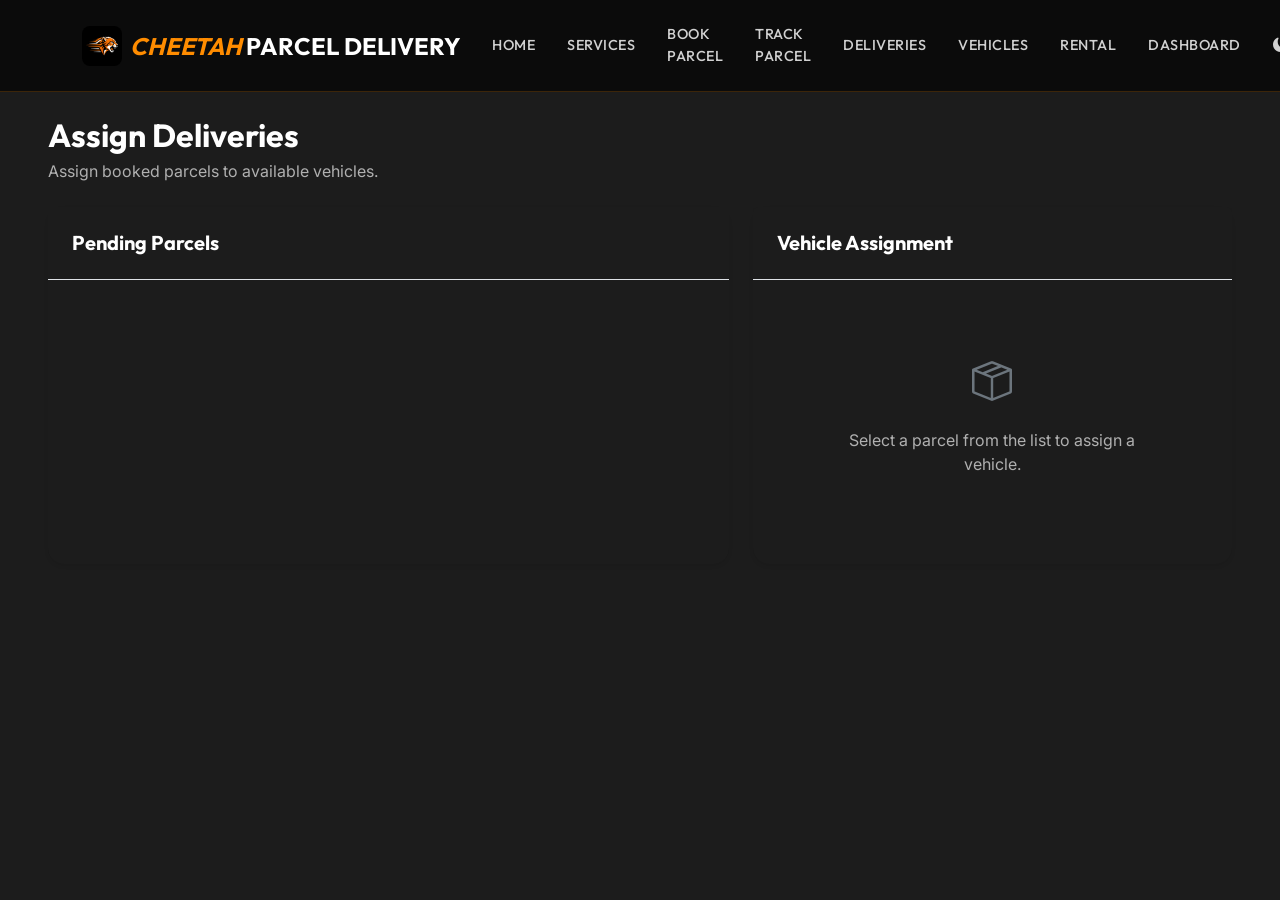
<file: pages/delivery-assignment.html>
<!DOCTYPE html>
<html lang="en">
<head>
    <meta charset="UTF-8">
    <meta name="viewport" content="width=device-width, initial-scale=1.0">
    <title>Assign Deliveries - Cheetah Parcel Delivery Service</title>
    <script>
        (function() {
            var theme = localStorage.getItem('swiftParcelTheme') || 'light';
            document.documentElement.setAttribute('data-bs-theme', theme);
        })();
    </script>
    <link rel="preconnect" href="https://fonts.googleapis.com">
    <link rel="preconnect" href="https://fonts.gstatic.com" crossorigin>
    <link href="https://fonts.googleapis.com/css2?family=Inter:wght@300;400;500;600;700&family=Outfit:wght@400;500;600;700;800&display=swap" rel="stylesheet">
    <link href="https://cdn.jsdelivr.net/npm/bootstrap@5.3.2/dist/css/bootstrap.min.css" rel="stylesheet">
    <link rel="stylesheet" href="https://cdn.jsdelivr.net/npm/bootstrap-icons@1.11.1/font/bootstrap-icons.css">
    <link rel="stylesheet" href="../css/style.css">
    <link rel="stylesheet" href="../css/responsive.css">
</head>
<body class="bg-light">

        <!-- Navigation -->
    <nav class="navbar navbar-expand-lg navbar-dark sticky-top" id="mainNav">
        <div class="container">
            <a class="navbar-brand fw-bold d-flex align-items-center font-outfit fs-4 text-white" href="../index.html">
                <img src="../assets/images/cheetah_logo_v2.png" alt="Cheetah Logo" class="me-2" style="height: 40px; border-radius: 8px;">
                <span class="text-orange fst-italic me-1">CHEETAH</span> PARCEL DELIVERY
            </a>
            <button class="navbar-toggler border-0 shadow-none text-orange" type="button" data-bs-toggle="collapse" data-bs-target="#navbarNav">
                <i class="bi bi-list fs-1"></i>
            </button>
            <div class="collapse navbar-collapse" id="navbarNav">
                <ul class="navbar-nav ms-auto align-items-center font-outfit text-uppercase" style="font-size: 0.9rem; letter-spacing: 0.5px;">
                    <li class="nav-item mx-2"><a class="nav-link" href="../index.html">Home</a></li>
                    <li class="nav-item mx-2"><a class="nav-link" href="services.html">Services</a></li>
                    <li class="nav-item mx-2"><a class="nav-link" href="booking.html">Book Parcel</a></li>
                    <li class="nav-item mx-2"><a class="nav-link" href="tracking.html">Track Parcel</a></li>
                    <li class="nav-item mx-2"><a class="nav-link" href="delivery-operations.html">Deliveries</a></li>
                    <li class="nav-item mx-2"><a class="nav-link" href="vehicles.html">Vehicles</a></li>
                    <li class="nav-item mx-2"><a class="nav-link" href="rental.html">Rental</a></li>
                    <li class="nav-item mx-2"><a class="nav-link" href="dashboard.html">Dashboard</a></li>
                    <li class="nav-item mx-2"><a class="nav-link text-muted" href="#"><i class="bi bi-moon-fill"></i></a></li>
                </ul>
            </div>
        </div>
    </nav>

    <!-- Assignment Content -->
    <div class="container-fluid px-lg-5 py-4">
        
        <div class="d-flex justify-content-between align-items-center mb-4">
            <div>
                <h2 class="fw-bold font-outfit text-dark mb-1">Assign Deliveries</h2>
                <p class="text-muted mb-0">Assign booked parcels to available vehicles.</p>
            </div>
        </div>

        <div class="row g-4">
            <!-- Parcels List -->
            <div class="col-lg-7">
                <div class="card border-0 shadow-sm rounded-4 h-100 bg-white">
                    <div class="card-header bg-white border-bottom p-4">
                        <h5 class="fw-bold font-outfit text-dark mb-0">Pending Parcels</h5>
                    </div>
                    <div class="card-body p-4" style="max-height: 600px; overflow-y: auto;" id="pendingParcelsList">
                        <!-- Populated by assignment.js -->
                    </div>
                </div>
            </div>
            
            <!-- Assignment Panel -->
            <div class="col-lg-5">
                <div class="card border-0 shadow-sm rounded-4 sticky-top bg-white" style="top: 100px;">
                    <div class="card-header bg-white border-bottom p-4">
                        <h5 class="fw-bold font-outfit text-dark mb-0">Vehicle Assignment</h5>
                    </div>
                    <div class="card-body p-4 text-center" id="assignmentPanel">
                        <div class="text-muted p-5">
                            <i class="bi bi-box-seam fs-1 mb-3 d-block text-secondary"></i>
                            <p>Select a parcel from the list to assign a vehicle.</p>
                        </div>
                    </div>
                </div>
                
                <!-- Shortage Alert Container -->
                <div id="shortageAlert" class="mt-4 d-none">
                    <div class="alert alert-danger shadow-sm border-0 d-flex align-items-center rounded-4" role="alert">
                        <i class="bi bi-exclamation-triangle-fill fs-3 me-3"></i>
                        <div>
                            <h6 class="fw-bold mb-1">No Available Vehicles!</h6>
                            <p class="mb-0 small">Your fleet is fully booked or in maintenance. You need to hire a vehicle.</p>
                            <a href="rental.html" class="btn btn-sm btn-danger mt-2 rounded-pill fw-semibold">Go to Rental Service</a>
                        </div>
                    </div>
                </div>
            </div>
        </div>

    </div>

    <!-- Scripts -->
    <script src="https://cdn.jsdelivr.net/npm/bootstrap@5.3.2/dist/js/bootstrap.bundle.min.js"></script>
    <script src="../js/storage.js"></script>
    <script src="../js/rental.js"></script>
    <script src="../js/assignment.js"></script>
</body>
</html>
</file>
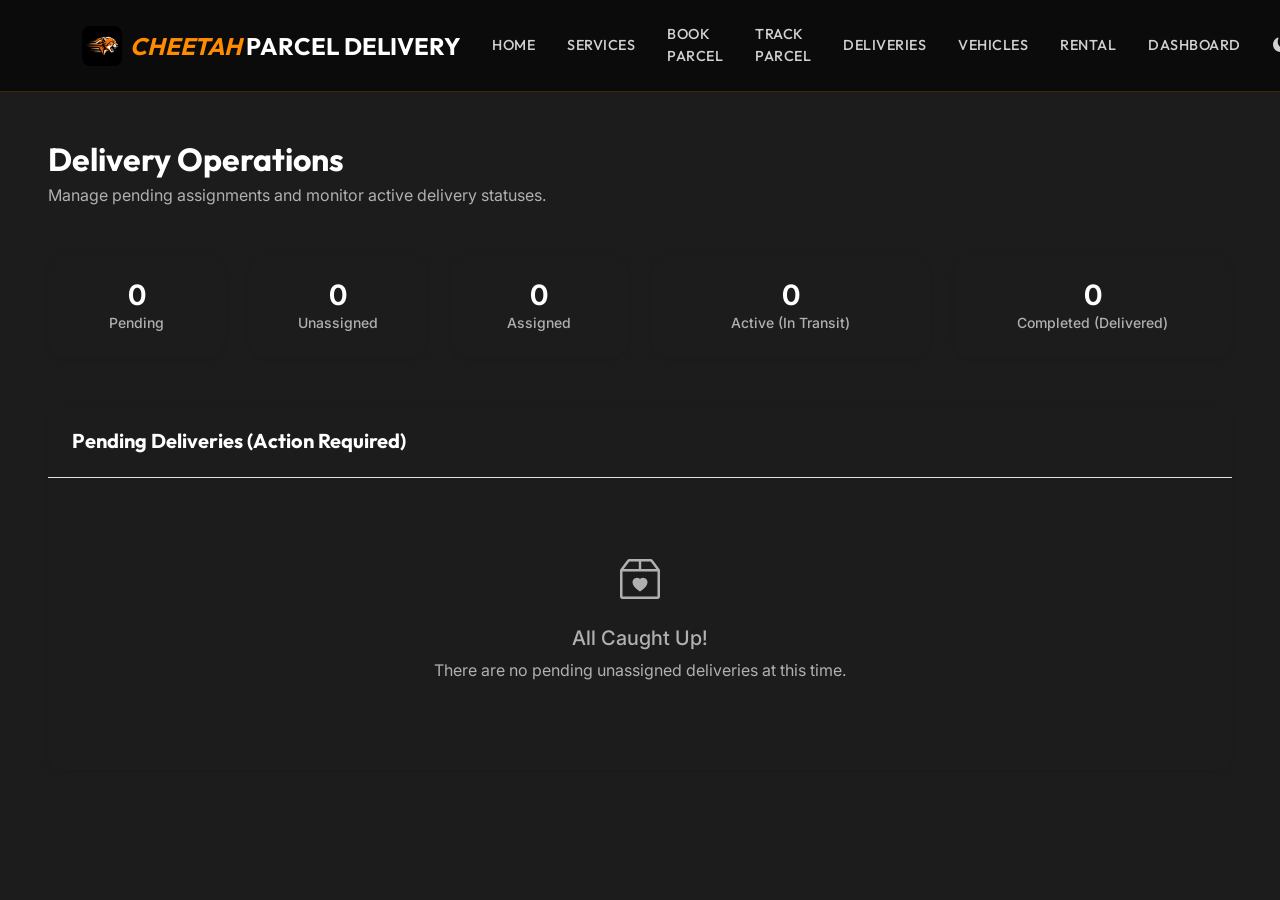
<file: pages/delivery-operations.html>
<!DOCTYPE html>
<html lang="en">
<head>
    <meta charset="UTF-8">
    <meta name="viewport" content="width=device-width, initial-scale=1.0">
    <title>Delivery Operations - Cheetah Parcel Delivery Service</title>
    <script>
        (function() {
            var theme = localStorage.getItem('swiftParcelTheme') || 'light';
            document.documentElement.setAttribute('data-bs-theme', theme);
        })();
    </script>
    <link rel="preconnect" href="https://fonts.googleapis.com">
    <link rel="preconnect" href="https://fonts.gstatic.com" crossorigin>
    <link href="https://fonts.googleapis.com/css2?family=Inter:wght@300;400;500;600;700&family=Outfit:wght@400;500;600;700;800&display=swap" rel="stylesheet">
    <link href="https://cdn.jsdelivr.net/npm/bootstrap@5.3.2/dist/css/bootstrap.min.css" rel="stylesheet">
    <link rel="stylesheet" href="https://cdn.jsdelivr.net/npm/bootstrap-icons@1.11.1/font/bootstrap-icons.css">
    <link rel="stylesheet" href="../css/style.css">
    <link rel="stylesheet" href="../css/responsive.css">
</head>
<body class="bg-light">

        <!-- Navigation -->
    <nav class="navbar navbar-expand-lg navbar-dark sticky-top" id="mainNav">
        <div class="container">
            <a class="navbar-brand fw-bold d-flex align-items-center font-outfit fs-4 text-white" href="../index.html">
                <img src="../assets/images/cheetah_logo_v2.png" alt="Cheetah Logo" class="me-2" style="height: 40px; border-radius: 8px;">
                <span class="text-orange fst-italic me-1">CHEETAH</span> PARCEL DELIVERY
            </a>
            <button class="navbar-toggler border-0 shadow-none text-orange" type="button" data-bs-toggle="collapse" data-bs-target="#navbarNav">
                <i class="bi bi-list fs-1"></i>
            </button>
            <div class="collapse navbar-collapse" id="navbarNav">
                <ul class="navbar-nav ms-auto align-items-center font-outfit text-uppercase" style="font-size: 0.9rem; letter-spacing: 0.5px;">
                    <li class="nav-item mx-2"><a class="nav-link" href="../index.html">Home</a></li>
                    <li class="nav-item mx-2"><a class="nav-link" href="services.html">Services</a></li>
                    <li class="nav-item mx-2"><a class="nav-link" href="booking.html">Book Parcel</a></li>
                    <li class="nav-item mx-2"><a class="nav-link" href="tracking.html">Track Parcel</a></li>
                    <li class="nav-item mx-2"><a class="nav-link" href="delivery-operations.html">Deliveries</a></li>
                    <li class="nav-item mx-2"><a class="nav-link" href="vehicles.html">Vehicles</a></li>
                    <li class="nav-item mx-2"><a class="nav-link" href="rental.html">Rental</a></li>
                    <li class="nav-item mx-2"><a class="nav-link" href="dashboard.html">Dashboard</a></li>
                    <li class="nav-item mx-2"><a class="nav-link text-muted" href="#"><i class="bi bi-moon-fill"></i></a></li>
                </ul>
            </div>
        </div>
    </nav>

    <!-- Content -->
    <div class="container-fluid px-lg-5 py-5">
        <div class="d-flex justify-content-between align-items-center mb-5">
            <div>
                <h2 class="fw-bold font-outfit text-dark mb-1">Delivery Operations</h2>
                <p class="text-muted mb-0">Manage pending assignments and monitor active delivery statuses.</p>
            </div>
        </div>

        <!-- Summary Metrics -->
        <div class="row g-4 mb-5">
            <div class="col-md-6 col-lg-2">
                <div class="card border-0 shadow-sm rounded-4 h-100 bg-white">
                    <div class="card-body p-4 text-center">
                        <h3 class="fw-bold mb-0 text-dark" id="opPending">0</h3>
                        <p class="text-muted small mb-0 fw-medium">Pending</p>
                    </div>
                </div>
            </div>
            <div class="col-md-6 col-lg-2">
                <div class="card border-0 shadow-sm rounded-4 h-100 bg-white">
                    <div class="card-body p-4 text-center">
                        <h3 class="fw-bold mb-0 text-dark" id="opUnassigned">0</h3>
                        <p class="text-muted small mb-0 fw-medium">Unassigned</p>
                    </div>
                </div>
            </div>
            <div class="col-md-6 col-lg-2">
                <div class="card border-0 shadow-sm rounded-4 h-100 bg-white">
                    <div class="card-body p-4 text-center">
                        <h3 class="fw-bold mb-0 text-dark" id="opAssigned">0</h3>
                        <p class="text-muted small mb-0 fw-medium">Assigned</p>
                    </div>
                </div>
            </div>
            <div class="col-md-6 col-lg-3">
                <div class="card border-0 shadow-sm rounded-4 h-100 bg-white">
                    <div class="card-body p-4 text-center">
                        <h3 class="fw-bold mb-0 text-dark" id="opActive">0</h3>
                        <p class="text-muted small mb-0 fw-medium">Active (In Transit)</p>
                    </div>
                </div>
            </div>
            <div class="col-md-6 col-lg-3">
                <div class="card border-0 shadow-sm rounded-4 h-100 bg-white">
                    <div class="card-body p-4 text-center">
                        <h3 class="fw-bold mb-0 text-dark" id="opCompleted">0</h3>
                        <p class="text-muted small mb-0 fw-medium">Completed (Delivered)</p>
                    </div>
                </div>
            </div>
        </div>

        <!-- Pending Deliveries List -->
        <div class="card border-0 shadow-sm rounded-4 mb-5 bg-white">
            <div class="card-header bg-white border-bottom p-4 d-flex justify-content-between align-items-center">
                <h5 class="fw-bold font-outfit text-dark mb-0">Pending Deliveries (Action Required)</h5>
            </div>
            <div class="card-body p-4">
                <div id="pendingDeliveriesContainer">
                    <!-- Rendered via JS -->
                </div>
            </div>
        </div>

    </div>

    <!-- Scripts -->
    <script src="https://cdn.jsdelivr.net/npm/bootstrap@5.3.2/dist/js/bootstrap.bundle.min.js"></script>
    <script src="../js/storage.js"></script>
    <script src="../js/delivery-operations.js"></script>
</body>
</html>
</file>
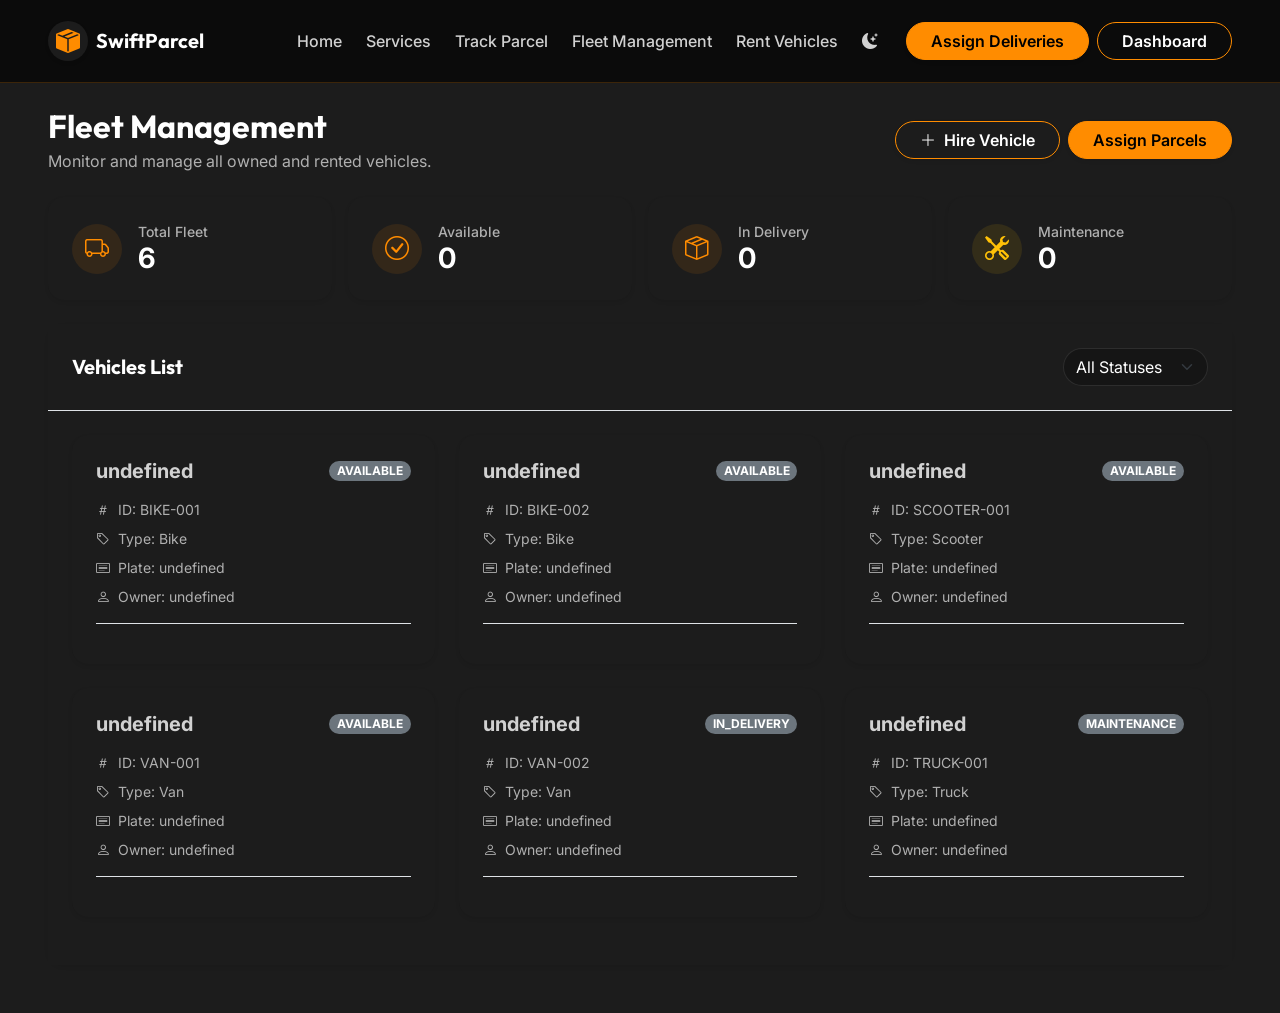
<file: pages/fleet.html>
<!DOCTYPE html>
<html lang="en">
<head>
    <meta charset="UTF-8">
    <meta name="viewport" content="width=device-width, initial-scale=1.0">
    <title>Fleet Management - SwiftParcel</title>
    <script>
        (function() {
            var theme = localStorage.getItem('swiftParcelTheme') || 'light';
            document.documentElement.setAttribute('data-bs-theme', theme);
        })();
    </script>
    <link rel="preconnect" href="https://fonts.googleapis.com">
    <link rel="preconnect" href="https://fonts.gstatic.com" crossorigin>
    <link href="https://fonts.googleapis.com/css2?family=Inter:wght@300;400;500;600;700&family=Outfit:wght@400;500;600;700;800&display=swap" rel="stylesheet">
    <link href="https://cdn.jsdelivr.net/npm/bootstrap@5.3.2/dist/css/bootstrap.min.css" rel="stylesheet">
    <link rel="stylesheet" href="https://cdn.jsdelivr.net/npm/bootstrap-icons@1.11.1/font/bootstrap-icons.css">
    <link rel="stylesheet" href="../css/style.css">
    <link rel="stylesheet" href="../css/responsive.css">
</head>
<body class="bg-light">

    <!-- Navigation -->
    <nav class="navbar navbar-expand-lg navbar-dark sticky-top bg-dark" id="mainNav">
        <div class="container-fluid px-lg-5">
            <a class="navbar-brand fw-bold d-flex align-items-center font-outfit" href="../index.html">
                <div class="logo-icon me-2 d-flex align-items-center justify-content-center bg-white text-primary rounded-circle shadow-sm" style="width: 40px; height: 40px;">
                    <i class="bi bi-box-seam-fill fs-4"></i>
                </div>
                SwiftParcel
            </a>
            <button class="navbar-toggler border-0 shadow-none" type="button" data-bs-toggle="collapse" data-bs-target="#navbarNav">
                <i class="bi bi-list fs-1"></i>
            </button>
            <div class="collapse navbar-collapse" id="navbarNav">
                <ul class="navbar-nav ms-auto align-items-center">
                    <li class="nav-item mx-1"><a class="nav-link fw-medium" href="../index.html">Home</a></li>
                    <li class="nav-item mx-1"><a class="nav-link fw-medium" href="services.html">Services</a></li>
                    <li class="nav-item mx-1"><a class="nav-link fw-medium" href="tracking.html">Track Parcel</a></li>
                    <li class="nav-item mx-1"><a class="nav-link fw-medium" href="fleet.html">Fleet Management</a></li>
                    <li class="nav-item mx-1"><a class="nav-link fw-medium" href="rental.html">Rent Vehicles</a></li>
                    <li class="nav-item mx-1"><a class="nav-link fw-medium" href="#" id="darkModeToggle" role="button"></a></li>
                    <li class="nav-item ms-lg-3 mt-3 mt-lg-0">
                        <a class="btn btn-primary shadow-sm fw-semibold px-4 rounded-pill btn-hover-elevate" href="delivery-assignment.html">Assign Deliveries</a>
                    </li>
                    <li class="nav-item ms-lg-2 mt-2 mt-lg-0 mb-3 mb-lg-0">
                        <a class="btn btn-outline-light fw-semibold px-4 rounded-pill btn-hover-elevate" href="dashboard.html">Dashboard</a>
                    </li>
                </ul>
            </div>
        </div>
    </nav>

    <!-- Dashboard Content -->
    <div class="container-fluid px-lg-5 py-4">
        <div class="d-flex justify-content-between align-items-center mb-4">
            <div>
                <h2 class="fw-bold font-outfit text-dark mb-1">Fleet Management</h2>
                <p class="text-muted mb-0">Monitor and manage all owned and rented vehicles.</p>
            </div>
            <div class="d-flex gap-2">
                <a href="rental.html" class="btn btn-outline-primary rounded-pill px-4 fw-semibold shadow-sm"><i class="bi bi-plus-lg me-2"></i>Hire Vehicle</a>
                <a href="delivery-assignment.html" class="btn btn-primary rounded-pill px-4 fw-semibold shadow-sm">Assign Parcels</a>
            </div>
        </div>

        <!-- Summary Cards -->
        <div class="row g-3 mb-4">
            <div class="col-xl col-md-3 col-sm-6">
                <div class="card border-0 shadow-sm rounded-4 h-100 bg-white">
                    <div class="card-body p-4 d-flex align-items-center">
                        <div class="bg-primary bg-opacity-10 text-primary rounded-circle d-flex align-items-center justify-content-center me-3" style="width: 50px; height: 50px;">
                            <i class="bi bi-truck fs-4"></i>
                        </div>
                        <div>
                            <p class="text-muted small mb-0 fw-medium">Total Fleet</p>
                            <h3 class="fw-bold mb-0 text-dark" id="statTotalVehicles">0</h3>
                        </div>
                    </div>
                </div>
            </div>
            <div class="col-xl col-md-3 col-sm-6">
                <div class="card border-0 shadow-sm rounded-4 h-100 bg-white">
                    <div class="card-body p-4 d-flex align-items-center">
                        <div class="bg-success bg-opacity-10 text-success rounded-circle d-flex align-items-center justify-content-center me-3" style="width: 50px; height: 50px;">
                            <i class="bi bi-check-circle fs-4"></i>
                        </div>
                        <div>
                            <p class="text-muted small mb-0 fw-medium">Available</p>
                            <h3 class="fw-bold mb-0 text-dark" id="statAvailable">0</h3>
                        </div>
                    </div>
                </div>
            </div>
            <div class="col-xl col-md-3 col-sm-6">
                <div class="card border-0 shadow-sm rounded-4 h-100 bg-white">
                    <div class="card-body p-4 d-flex align-items-center">
                        <div class="bg-info bg-opacity-10 text-info rounded-circle d-flex align-items-center justify-content-center me-3" style="width: 50px; height: 50px;">
                            <i class="bi bi-box-seam fs-4"></i>
                        </div>
                        <div>
                            <p class="text-muted small mb-0 fw-medium">In Delivery</p>
                            <h3 class="fw-bold mb-0 text-dark" id="statInDelivery">0</h3>
                        </div>
                    </div>
                </div>
            </div>
            <div class="col-xl col-md-3 col-sm-6">
                <div class="card border-0 shadow-sm rounded-4 h-100 bg-white">
                    <div class="card-body p-4 d-flex align-items-center">
                        <div class="bg-warning bg-opacity-10 text-warning rounded-circle d-flex align-items-center justify-content-center me-3" style="width: 50px; height: 50px;">
                            <i class="bi bi-tools fs-4"></i>
                        </div>
                        <div>
                            <p class="text-muted small mb-0 fw-medium">Maintenance</p>
                            <h3 class="fw-bold mb-0 text-dark" id="statMaintenance">0</h3>
                        </div>
                    </div>
                </div>
            </div>
        </div>

        <!-- Filters & Fleet List -->
        <div class="card border-0 shadow-sm rounded-4 mb-4 bg-white">
            <div class="card-header bg-white border-bottom p-4 d-flex justify-content-between align-items-center">
                <h5 class="fw-bold font-outfit text-dark mb-0">Vehicles List</h5>
                <select id="statusFilter" class="form-select w-auto shadow-none rounded-pill">
                    <option value="All">All Statuses</option>
                    <option value="Available">Available</option>
                    <option value="In Delivery">In Delivery</option>
                    <option value="Maintenance">Maintenance</option>
                </select>
            </div>
            <div class="card-body p-4 bg-light">
                <div id="fleetList">
                    <!-- Javascript will populate fleet here -->
                </div>
            </div>
        </div>

    </div>

    <!-- Scripts -->
    <script src="https://cdn.jsdelivr.net/npm/bootstrap@5.3.2/dist/js/bootstrap.bundle.min.js"></script>
    <script src="../js/storage.js"></script>
    <script src="../js/fleet.js"></script>
</body>
</html>
</file>
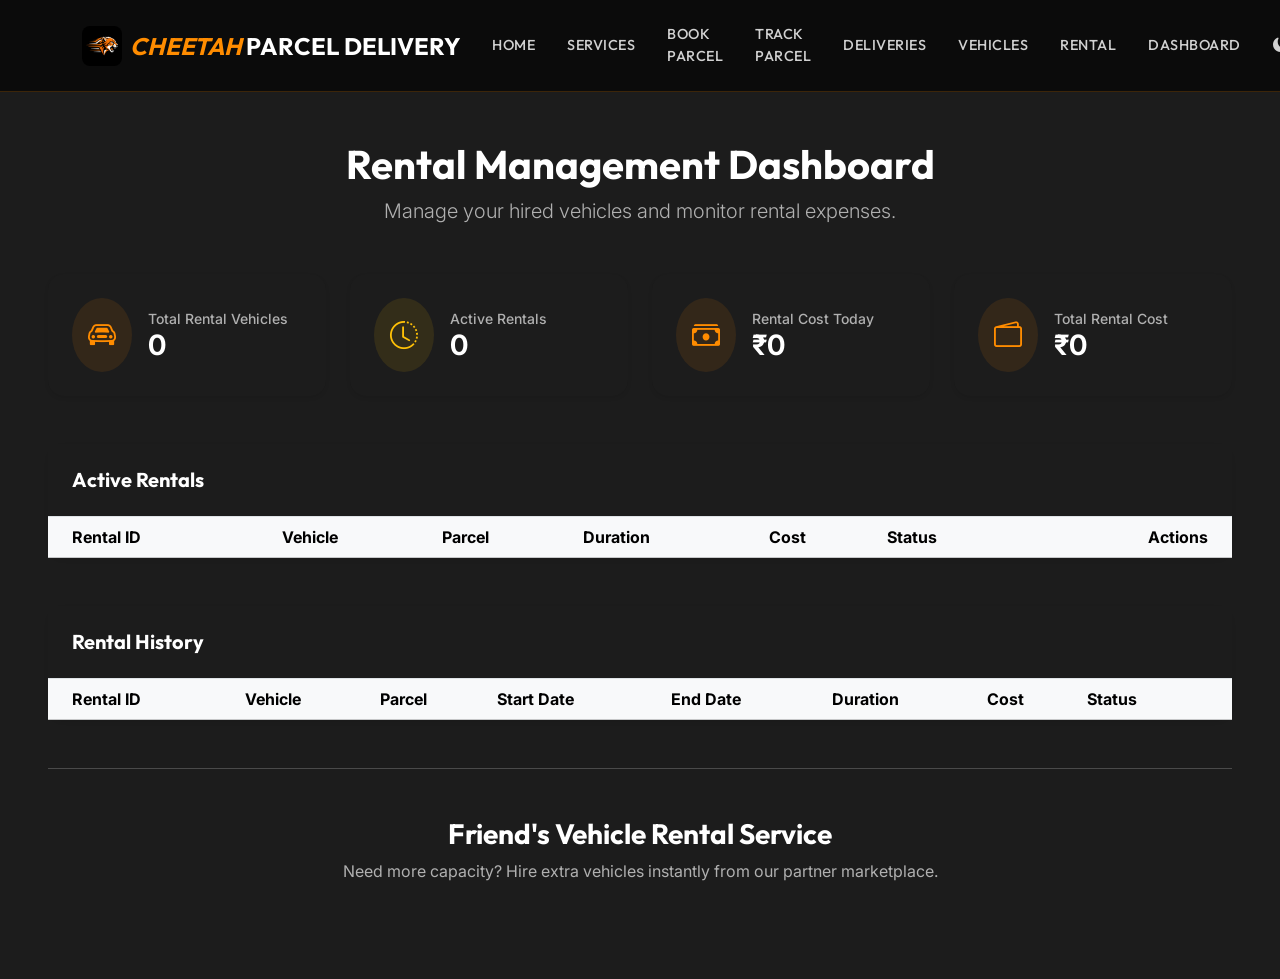
<file: pages/rental.html>
<!DOCTYPE html>
<html lang="en">
<head>
    <meta charset="UTF-8">
    <meta name="viewport" content="width=device-width, initial-scale=1.0">
    <title>Vehicle Rental Service - Cheetah Parcel Delivery Service</title>
    <script>
        (function() {
            var theme = localStorage.getItem('swiftParcelTheme') || 'light';
            document.documentElement.setAttribute('data-bs-theme', theme);
        })();
    </script>
    <link rel="preconnect" href="https://fonts.googleapis.com">
    <link rel="preconnect" href="https://fonts.gstatic.com" crossorigin>
    <link href="https://fonts.googleapis.com/css2?family=Inter:wght@300;400;500;600;700&family=Outfit:wght@400;500;600;700;800&display=swap" rel="stylesheet">
    <link href="https://cdn.jsdelivr.net/npm/bootstrap@5.3.2/dist/css/bootstrap.min.css" rel="stylesheet">
    <link rel="stylesheet" href="https://cdn.jsdelivr.net/npm/bootstrap-icons@1.11.1/font/bootstrap-icons.css">
    <link rel="stylesheet" href="../css/style.css">
    <link rel="stylesheet" href="../css/responsive.css">
</head>
<body class="bg-light">

        <!-- Navigation -->
    <nav class="navbar navbar-expand-lg navbar-dark sticky-top" id="mainNav">
        <div class="container">
            <a class="navbar-brand fw-bold d-flex align-items-center font-outfit fs-4 text-white" href="../index.html">
                <img src="../assets/images/cheetah_logo_v2.png" alt="Cheetah Logo" class="me-2" style="height: 40px; border-radius: 8px;">
                <span class="text-orange fst-italic me-1">CHEETAH</span> PARCEL DELIVERY
            </a>
            <button class="navbar-toggler border-0 shadow-none text-orange" type="button" data-bs-toggle="collapse" data-bs-target="#navbarNav">
                <i class="bi bi-list fs-1"></i>
            </button>
            <div class="collapse navbar-collapse" id="navbarNav">
                <ul class="navbar-nav ms-auto align-items-center font-outfit text-uppercase" style="font-size: 0.9rem; letter-spacing: 0.5px;">
                    <li class="nav-item mx-2"><a class="nav-link" href="../index.html">Home</a></li>
                    <li class="nav-item mx-2"><a class="nav-link" href="services.html">Services</a></li>
                    <li class="nav-item mx-2"><a class="nav-link" href="booking.html">Book Parcel</a></li>
                    <li class="nav-item mx-2"><a class="nav-link" href="tracking.html">Track Parcel</a></li>
                    <li class="nav-item mx-2"><a class="nav-link" href="delivery-operations.html">Deliveries</a></li>
                    <li class="nav-item mx-2"><a class="nav-link" href="vehicles.html">Vehicles</a></li>
                    <li class="nav-item mx-2"><a class="nav-link" href="rental.html">Rental</a></li>
                    <li class="nav-item mx-2"><a class="nav-link" href="dashboard.html">Dashboard</a></li>
                    <li class="nav-item mx-2"><a class="nav-link text-muted" href="#"><i class="bi bi-moon-fill"></i></a></li>
                </ul>
            </div>
        </div>
    </nav>

    <!-- Rental Dashboard Content -->
    <div class="container-fluid px-lg-5 py-5">
        <div class="text-center mb-5">
            <h2 class="display-6 fw-bold font-outfit text-dark">Rental Management Dashboard</h2>
            <p class="text-muted lead mx-auto" style="max-width: 600px;">Manage your hired vehicles and monitor rental expenses.</p>
        </div>

        <!-- Cost Analytics Summary -->
        <div class="row g-4 mb-5" id="rentalAnalytics">
            <div class="col-md-6 col-lg-3">
                <div class="card border-0 shadow-sm rounded-4 h-100 bg-white">
                    <div class="card-body p-4 d-flex align-items-center">
                        <div class="bg-primary bg-opacity-10 text-primary rounded-circle p-3 me-3">
                            <i class="bi bi-car-front fs-3"></i>
                        </div>
                        <div>
                            <p class="text-muted small mb-0 fw-medium">Total Rental Vehicles</p>
                            <h3 class="fw-bold mb-0 text-dark" id="statTotalRentals">0</h3>
                        </div>
                    </div>
                </div>
            </div>
            <div class="col-md-6 col-lg-3">
                <div class="card border-0 shadow-sm rounded-4 h-100 bg-white">
                    <div class="card-body p-4 d-flex align-items-center">
                        <div class="bg-warning bg-opacity-10 text-warning rounded-circle p-3 me-3">
                            <i class="bi bi-clock-history fs-3"></i>
                        </div>
                        <div>
                            <p class="text-muted small mb-0 fw-medium">Active Rentals</p>
                            <h3 class="fw-bold mb-0 text-dark" id="statActiveRentals">0</h3>
                        </div>
                    </div>
                </div>
            </div>
            <div class="col-md-6 col-lg-3">
                <div class="card border-0 shadow-sm rounded-4 h-100 bg-white">
                    <div class="card-body p-4 d-flex align-items-center">
                        <div class="bg-danger bg-opacity-10 text-danger rounded-circle p-3 me-3">
                            <i class="bi bi-cash-stack fs-3"></i>
                        </div>
                        <div>
                            <p class="text-muted small mb-0 fw-medium">Rental Cost Today</p>
                            <h3 class="fw-bold mb-0 text-dark" id="statCostToday">₹0</h3>
                        </div>
                    </div>
                </div>
            </div>
            <div class="col-md-6 col-lg-3">
                <div class="card border-0 shadow-sm rounded-4 h-100 bg-white">
                    <div class="card-body p-4 d-flex align-items-center">
                        <div class="bg-success bg-opacity-10 text-success rounded-circle p-3 me-3">
                            <i class="bi bi-wallet2 fs-3"></i>
                        </div>
                        <div>
                            <p class="text-muted small mb-0 fw-medium">Total Rental Cost</p>
                            <h3 class="fw-bold mb-0 text-dark" id="statCostTotal">₹0</h3>
                        </div>
                    </div>
                </div>
            </div>
        </div>

        <!-- Active Rentals Table -->
        <div class="card border-0 shadow-sm rounded-4 mb-5 bg-white">
            <div class="card-header bg-white border-bottom p-4">
                <h5 class="fw-bold font-outfit text-dark mb-0">Active Rentals</h5>
            </div>
            <div class="card-body p-0">
                <div class="table-responsive">
                    <table class="table table-hover align-middle mb-0" id="activeRentalsTable">
                        <thead class="table-light">
                            <tr>
                                <th class="ps-4">Rental ID</th>
                                <th>Vehicle</th>
                                <th>Parcel</th>
                                <th>Duration</th>
                                <th>Cost</th>
                                <th>Status</th>
                                <th class="text-end pe-4">Actions</th>
                            </tr>
                        </thead>
                        <tbody id="activeRentalsBody">
                            <!-- Populated by JS -->
                        </tbody>
                    </table>
                </div>
            </div>
        </div>
        
        <!-- Rental History Table -->
        <div class="card border-0 shadow-sm rounded-4 mb-5 bg-white">
            <div class="card-header bg-white border-bottom p-4">
                <h5 class="fw-bold font-outfit text-dark mb-0">Rental History</h5>
            </div>
            <div class="card-body p-0">
                <div class="table-responsive">
                    <table class="table table-hover align-middle mb-0" id="rentalHistoryTable">
                        <thead class="table-light">
                            <tr>
                                <th class="ps-4">Rental ID</th>
                                <th>Vehicle</th>
                                <th>Parcel</th>
                                <th>Start Date</th>
                                <th>End Date</th>
                                <th>Duration</th>
                                <th>Cost</th>
                                <th class="pe-4">Status</th>
                            </tr>
                        </thead>
                        <tbody id="rentalHistoryBody">
                            <!-- Populated by JS -->
                        </tbody>
                    </table>
                </div>
            </div>
        </div>

        <hr class="my-5">

        <!-- Friend's Vehicle Rental Service (Catalog) -->
        <div class="text-center mb-5">
            <h3 class="fw-bold font-outfit text-dark">Friend's Vehicle Rental Service</h3>
            <p class="text-muted mx-auto" style="max-width: 600px;">Need more capacity? Hire extra vehicles instantly from our partner marketplace.</p>
        </div>

        <div id="rentalCatalog">
            <!-- Populated by rental.js -->
        </div>

    </div>

    <!-- Scripts -->
    <script src="https://cdn.jsdelivr.net/npm/bootstrap@5.3.2/dist/js/bootstrap.bundle.min.js"></script>
    <script src="../js/storage.js"></script>
    <script src="../js/rental.js"></script>
</body>
</html>
</file>
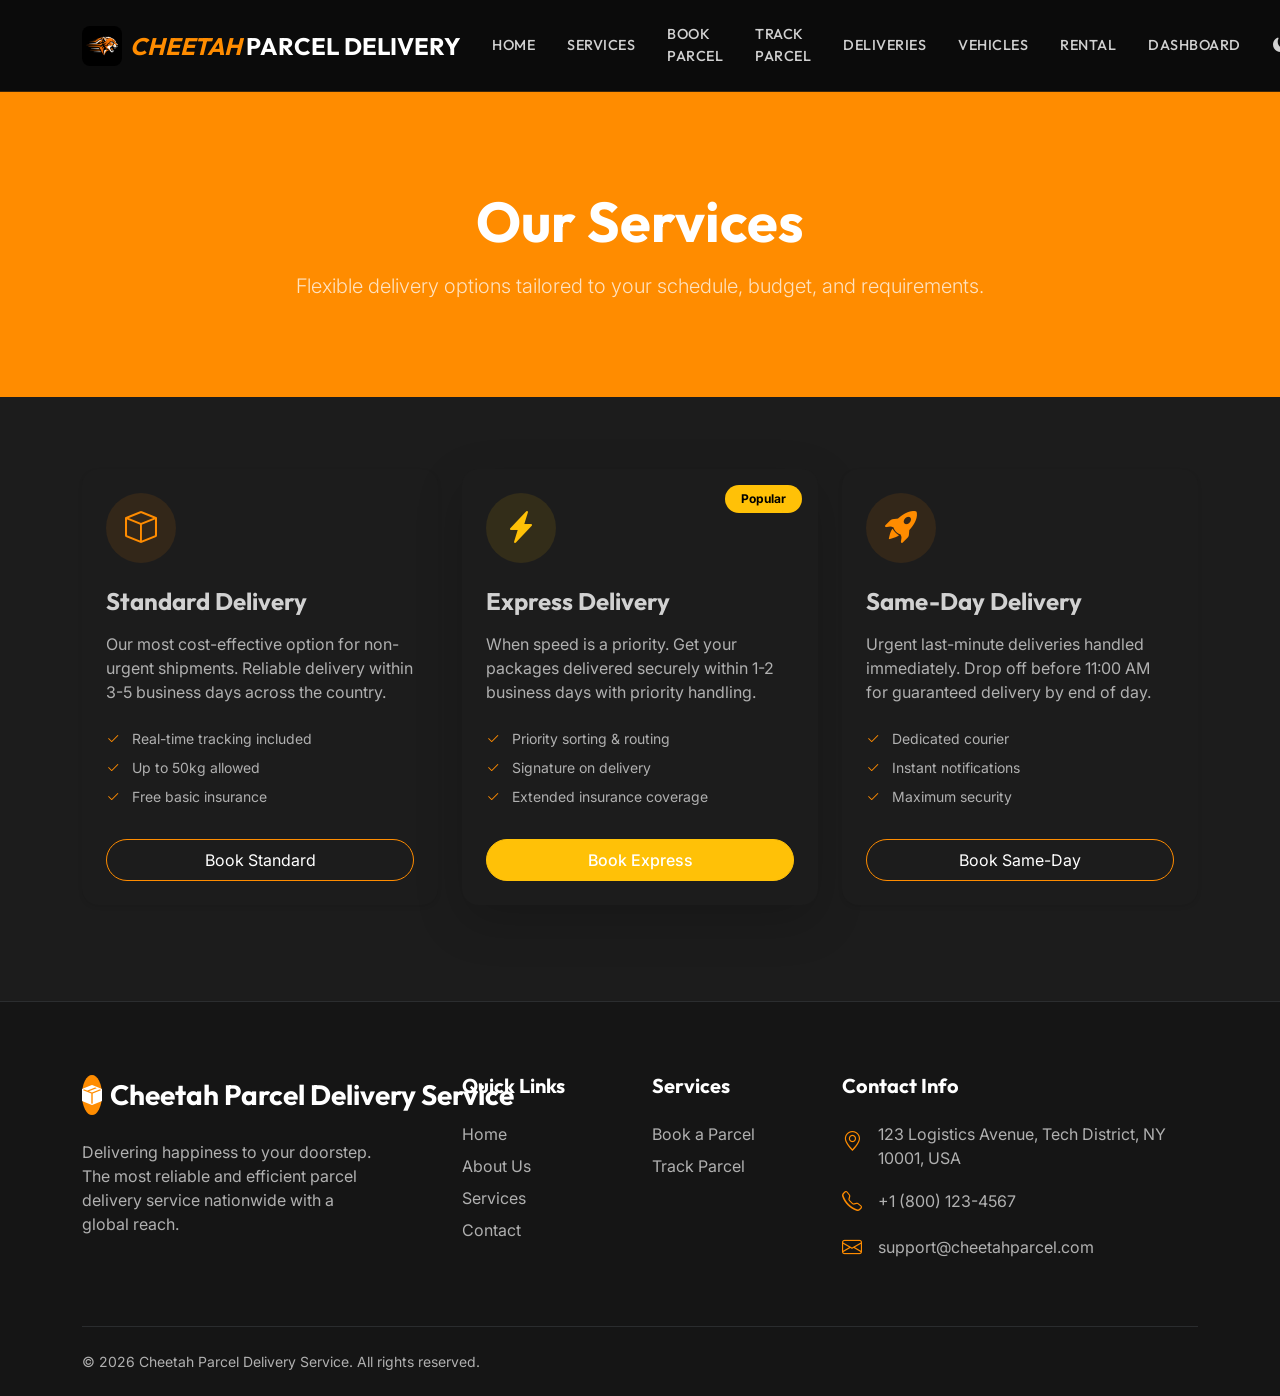
<file: pages/services.html>
<!DOCTYPE html>
<html lang="en">
<head>
    <meta charset="UTF-8">
    <meta name="viewport" content="width=device-width, initial-scale=1.0">
    <title>Services - Cheetah Parcel Delivery Service</title>
    <!-- Dark Mode Init -->
    <script>
        (function() {
            var theme = localStorage.getItem('swiftParcelTheme') || 'light';
            document.documentElement.setAttribute('data-bs-theme', theme);
        })();
    </script>
    
    <!-- Google Fonts -->
    <link rel="preconnect" href="https://fonts.googleapis.com">
    <link rel="preconnect" href="https://fonts.gstatic.com" crossorigin>
    <link href="https://fonts.googleapis.com/css2?family=Inter:wght@300;400;500;600;700&family=Outfit:wght@400;500;600;700;800&display=swap" rel="stylesheet">
    
    <!-- Bootstrap 5 CSS -->
    <link href="https://cdn.jsdelivr.net/npm/bootstrap@5.3.2/dist/css/bootstrap.min.css" rel="stylesheet">
    
    <!-- Bootstrap Icons -->
    <link rel="stylesheet" href="https://cdn.jsdelivr.net/npm/bootstrap-icons@1.11.1/font/bootstrap-icons.css">
    
    <!-- Custom CSS -->
    <link rel="stylesheet" href="../css/style.css">
    <link rel="stylesheet" href="../css/responsive.css">
</head>
<body class="bg-light">

        <!-- Navigation -->
    <nav class="navbar navbar-expand-lg navbar-dark sticky-top" id="mainNav">
        <div class="container">
            <a class="navbar-brand fw-bold d-flex align-items-center font-outfit fs-4 text-white" href="../index.html">
                <img src="../assets/images/cheetah_logo_v2.png" alt="Cheetah Logo" class="me-2" style="height: 40px; border-radius: 8px;">
                <span class="text-orange fst-italic me-1">CHEETAH</span> PARCEL DELIVERY
            </a>
            <button class="navbar-toggler border-0 shadow-none text-orange" type="button" data-bs-toggle="collapse" data-bs-target="#navbarNav">
                <i class="bi bi-list fs-1"></i>
            </button>
            <div class="collapse navbar-collapse" id="navbarNav">
                <ul class="navbar-nav ms-auto align-items-center font-outfit text-uppercase" style="font-size: 0.9rem; letter-spacing: 0.5px;">
                    <li class="nav-item mx-2"><a class="nav-link" href="../index.html">Home</a></li>
                    <li class="nav-item mx-2"><a class="nav-link" href="services.html">Services</a></li>
                    <li class="nav-item mx-2"><a class="nav-link" href="booking.html">Book Parcel</a></li>
                    <li class="nav-item mx-2"><a class="nav-link" href="tracking.html">Track Parcel</a></li>
                    <li class="nav-item mx-2"><a class="nav-link" href="delivery-operations.html">Deliveries</a></li>
                    <li class="nav-item mx-2"><a class="nav-link" href="vehicles.html">Vehicles</a></li>
                    <li class="nav-item mx-2"><a class="nav-link" href="rental.html">Rental</a></li>
                    <li class="nav-item mx-2"><a class="nav-link" href="dashboard.html">Dashboard</a></li>
                    <li class="nav-item mx-2"><a class="nav-link text-muted" href="#"><i class="bi bi-moon-fill"></i></a></li>
                </ul>
            </div>
        </div>
    </nav>

    <!-- Page Header -->
    <div class="bg-primary text-white py-5 position-relative overflow-hidden">
        <div class="hero-bg-shape position-absolute"></div>
        <div class="container py-5 position-relative z-1">
            <div class="row justify-content-center text-center">
                <div class="col-lg-8">
                    <h1 class="display-4 fw-bold font-outfit mb-3 animate-fade-in-up">Our Services</h1>
                    <p class="lead opacity-75 mb-0 animate-fade-in-up" style="animation-delay: 0.1s;">Flexible delivery options tailored to your schedule, budget, and requirements.</p>
                </div>
            </div>
        </div>
    </div>

    <!-- Main Content -->
    <div class="container py-5 mt-4">
        <div class="row g-4 justify-content-center">
            
            <div class="col-md-6 col-lg-4 animate-fade-in-up">
                <div class="card h-100 border-0 shadow-sm rounded-4 p-4 hover-lift">
                    <div class="icon-wrapper bg-primary bg-opacity-10 text-primary rounded-circle d-flex align-items-center justify-content-center mb-4 transition-all" style="width: 70px; height: 70px;">
                        <i class="bi bi-box fs-2"></i>
                    </div>
                    <h4 class="fw-bold font-outfit mb-3">Standard Delivery</h4>
                    <p class="text-muted mb-4 flex-grow-1">Our most cost-effective option for non-urgent shipments. Reliable delivery within 3-5 business days across the country.</p>
                    <ul class="list-unstyled text-muted small mb-4">
                        <li class="mb-2"><i class="bi bi-check2 text-success me-2"></i> Real-time tracking included</li>
                        <li class="mb-2"><i class="bi bi-check2 text-success me-2"></i> Up to 50kg allowed</li>
                        <li class="mb-2"><i class="bi bi-check2 text-success me-2"></i> Free basic insurance</li>
                    </ul>
                    <a href="booking.html" class="btn btn-outline-primary rounded-pill w-100 py-2">Book Standard</a>
                </div>
            </div>
            
            <div class="col-md-6 col-lg-4 animate-fade-in-up" style="animation-delay: 0.1s;">
                <div class="card h-100 border-0 shadow-lg rounded-4 p-4 hover-lift position-relative">
                    <div class="position-absolute top-0 end-0 mt-3 me-3">
                        <span class="badge bg-warning text-dark px-3 py-2 rounded-pill">Popular</span>
                    </div>
                    <div class="icon-wrapper bg-warning bg-opacity-10 text-warning rounded-circle d-flex align-items-center justify-content-center mb-4 transition-all" style="width: 70px; height: 70px;">
                        <i class="bi bi-lightning-charge-fill fs-2"></i>
                    </div>
                    <h4 class="fw-bold font-outfit mb-3">Express Delivery</h4>
                    <p class="text-muted mb-4 flex-grow-1">When speed is a priority. Get your packages delivered securely within 1-2 business days with priority handling.</p>
                    <ul class="list-unstyled text-muted small mb-4">
                        <li class="mb-2"><i class="bi bi-check2 text-success me-2"></i> Priority sorting & routing</li>
                        <li class="mb-2"><i class="bi bi-check2 text-success me-2"></i> Signature on delivery</li>
                        <li class="mb-2"><i class="bi bi-check2 text-success me-2"></i> Extended insurance coverage</li>
                    </ul>
                    <a href="booking.html" class="btn btn-warning text-dark rounded-pill w-100 py-2 fw-medium">Book Express</a>
                </div>
            </div>
            
            <div class="col-md-6 col-lg-4 animate-fade-in-up" style="animation-delay: 0.2s;">
                <div class="card h-100 border-0 shadow-sm rounded-4 p-4 hover-lift">
                    <div class="icon-wrapper bg-danger bg-opacity-10 text-danger rounded-circle d-flex align-items-center justify-content-center mb-4 transition-all" style="width: 70px; height: 70px;">
                        <i class="bi bi-rocket-takeoff-fill fs-2"></i>
                    </div>
                    <h4 class="fw-bold font-outfit mb-3">Same-Day Delivery</h4>
                    <p class="text-muted mb-4 flex-grow-1">Urgent last-minute deliveries handled immediately. Drop off before 11:00 AM for guaranteed delivery by end of day.</p>
                    <ul class="list-unstyled text-muted small mb-4">
                        <li class="mb-2"><i class="bi bi-check2 text-success me-2"></i> Dedicated courier</li>
                        <li class="mb-2"><i class="bi bi-check2 text-success me-2"></i> Instant notifications</li>
                        <li class="mb-2"><i class="bi bi-check2 text-success me-2"></i> Maximum security</li>
                    </ul>
                    <a href="booking.html" class="btn btn-outline-danger rounded-pill w-100 py-2">Book Same-Day</a>
                </div>
            </div>
            
        </div>
    </div>

    <!-- Footer -->
    <footer class="bg-dark text-white pt-5 pb-4 footer-section mt-5 border-top border-secondary border-opacity-25">
        <div class="container pt-4">
            <div class="row gy-4">
                <div class="col-lg-4 pe-lg-5">
                    <a class="navbar-brand fw-bold d-flex align-items-center text-white mb-4 fs-3 font-outfit" href="../index.html">
                        <div class="logo-icon me-2 d-flex align-items-center justify-content-center bg-primary text-white rounded-circle" style="width: 40px; height: 40px;">
                            <i class="bi bi-box-seam-fill fs-5"></i>
                        </div>
                        Cheetah Parcel Delivery Service
                    </a>
                    <p class="text-muted mb-4 pe-lg-4">Delivering happiness to your doorstep. The most reliable and efficient parcel delivery service nationwide with a global reach.</p>
                </div>
                <div class="col-lg-2 col-md-4">
                    <h5 class="fw-bold mb-4 font-outfit text-white">Quick Links</h5>
                    <ul class="list-unstyled footer-links">
                        <li class="mb-2"><a href="../index.html" class="text-muted text-decoration-none hover-text-primary transition-all">Home</a></li>
                        <li class="mb-2"><a href="about.html" class="text-muted text-decoration-none hover-text-primary transition-all">About Us</a></li>
                        <li class="mb-2"><a href="services.html" class="text-muted text-decoration-none hover-text-primary transition-all">Services</a></li>
                        <li class="mb-2"><a href="contact.html" class="text-muted text-decoration-none hover-text-primary transition-all">Contact</a></li>
                    </ul>
                </div>
                <div class="col-lg-2 col-md-4">
                    <h5 class="fw-bold mb-4 font-outfit text-white">Services</h5>
                    <ul class="list-unstyled footer-links">
                        <li class="mb-2"><a href="booking.html" class="text-muted text-decoration-none hover-text-primary transition-all">Book a Parcel</a></li>
                        <li class="mb-2"><a href="tracking.html" class="text-muted text-decoration-none hover-text-primary transition-all">Track Parcel</a></li>
                    </ul>
                </div>
                <div class="col-lg-4 col-md-4">
                    <h5 class="fw-bold mb-4 font-outfit text-white">Contact Info</h5>
                    <ul class="list-unstyled text-muted">
                        <li class="mb-3 d-flex align-items-start"><i class="bi bi-geo-alt text-primary me-3 fs-5 mt-1"></i> <span>123 Logistics Avenue, Tech District, NY 10001, USA</span></li>
                        <li class="mb-3 d-flex align-items-center"><i class="bi bi-telephone text-primary me-3 fs-5"></i> <span>+1 (800) 123-4567</span></li>
                        <li class="mb-3 d-flex align-items-center"><i class="bi bi-envelope text-primary me-3 fs-5"></i> <span>support@cheetahparcel.com</span></li>
                    </ul>
                </div>
            </div>
            <hr class="border-secondary opacity-25 mt-5 mb-4">
            <div class="row align-items-center">
                <div class="col-md-6 text-center text-md-start">
                    <p class="text-muted mb-0 small">&copy; <span id="currentYear"></span> Cheetah Parcel Delivery Service. All rights reserved.</p>
                </div>
            </div>
        </div>
    </footer>

    <!-- Bootstrap 5 JS Bundle -->
    <script src="https://cdn.jsdelivr.net/npm/bootstrap@5.3.2/dist/js/bootstrap.bundle.min.js"></script>
    
    <!-- Custom JS -->
    <script src="../js/storage.js"></script>
    <script src="../js/main.js"></script>
</body>
</html>
</file>
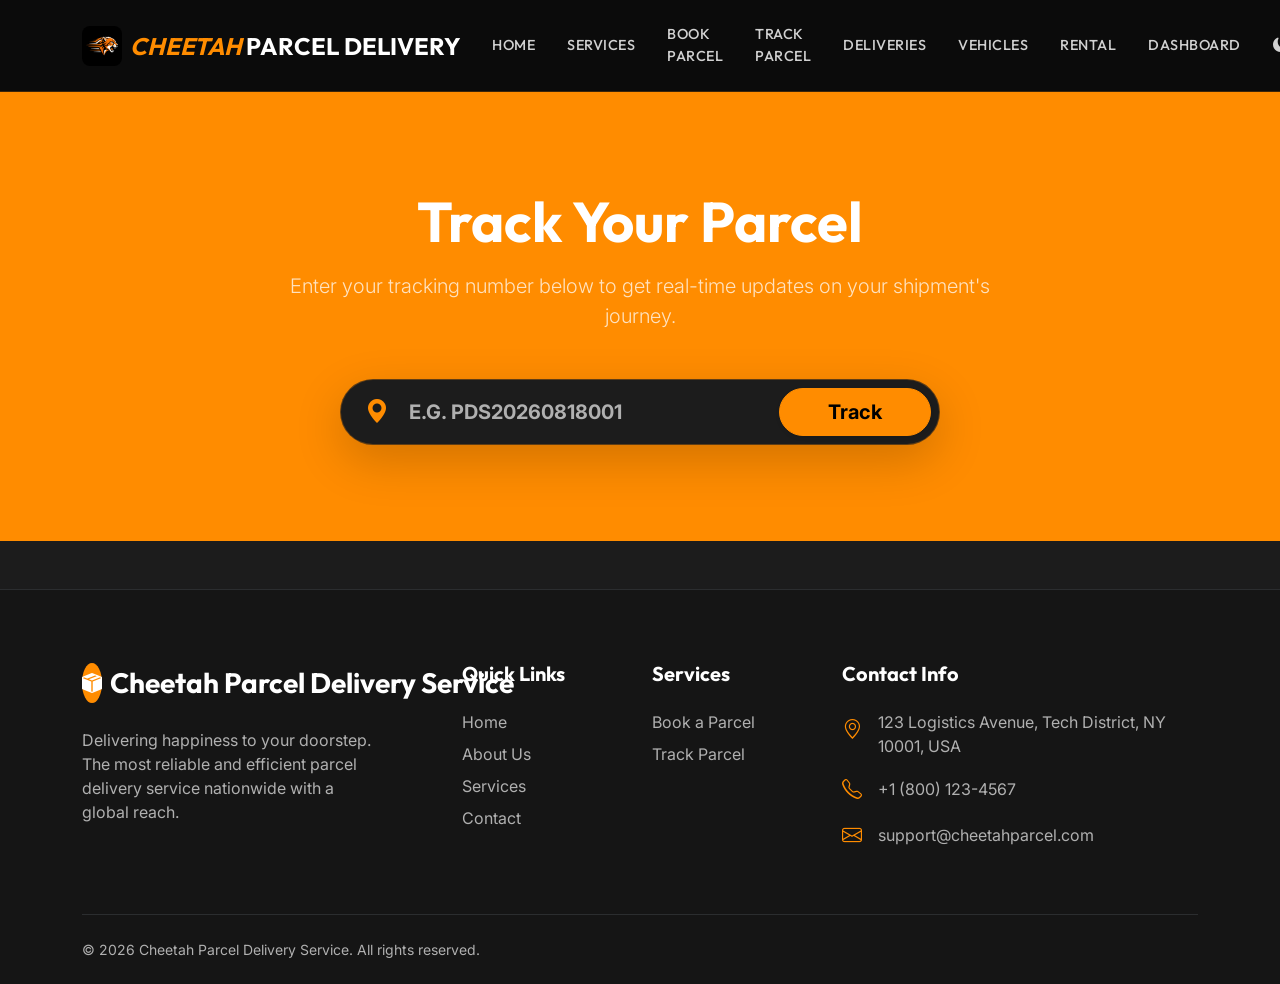
<file: pages/tracking.html>
<!DOCTYPE html>
<html lang="en">
<head>
    <meta charset="UTF-8">
    <meta name="viewport" content="width=device-width, initial-scale=1.0">
    <title>Track Parcel - Cheetah Parcel Delivery Service</title>
    <!-- Dark Mode Init -->
    <script>
        (function() {
            var theme = localStorage.getItem('swiftParcelTheme') || 'light';
            document.documentElement.setAttribute('data-bs-theme', theme);
        })();
    </script>
    
    <!-- Google Fonts -->
    <link rel="preconnect" href="https://fonts.googleapis.com">
    <link rel="preconnect" href="https://fonts.gstatic.com" crossorigin>
    <link href="https://fonts.googleapis.com/css2?family=Inter:wght@300;400;500;600;700&family=Outfit:wght@400;500;600;700;800&display=swap" rel="stylesheet">
    
    <!-- Bootstrap 5 CSS -->
    <link href="https://cdn.jsdelivr.net/npm/bootstrap@5.3.2/dist/css/bootstrap.min.css" rel="stylesheet">
    
    <!-- Bootstrap Icons -->
    <link rel="stylesheet" href="https://cdn.jsdelivr.net/npm/bootstrap-icons@1.11.1/font/bootstrap-icons.css">
    
    <!-- Custom CSS -->
    <link rel="stylesheet" href="../css/style.css">
    <link rel="stylesheet" href="../css/responsive.css">
</head>
<body class="bg-light">

        <!-- Navigation -->
    <nav class="navbar navbar-expand-lg navbar-dark sticky-top" id="mainNav">
        <div class="container">
            <a class="navbar-brand fw-bold d-flex align-items-center font-outfit fs-4 text-white" href="../index.html">
                <img src="../assets/images/cheetah_logo_v2.png" alt="Cheetah Logo" class="me-2" style="height: 40px; border-radius: 8px;">
                <span class="text-orange fst-italic me-1">CHEETAH</span> PARCEL DELIVERY
            </a>
            <button class="navbar-toggler border-0 shadow-none text-orange" type="button" data-bs-toggle="collapse" data-bs-target="#navbarNav">
                <i class="bi bi-list fs-1"></i>
            </button>
            <div class="collapse navbar-collapse" id="navbarNav">
                <ul class="navbar-nav ms-auto align-items-center font-outfit text-uppercase" style="font-size: 0.9rem; letter-spacing: 0.5px;">
                    <li class="nav-item mx-2"><a class="nav-link" href="../index.html">Home</a></li>
                    <li class="nav-item mx-2"><a class="nav-link" href="services.html">Services</a></li>
                    <li class="nav-item mx-2"><a class="nav-link" href="booking.html">Book Parcel</a></li>
                    <li class="nav-item mx-2"><a class="nav-link" href="tracking.html">Track Parcel</a></li>
                    <li class="nav-item mx-2"><a class="nav-link" href="delivery-operations.html">Deliveries</a></li>
                    <li class="nav-item mx-2"><a class="nav-link" href="vehicles.html">Vehicles</a></li>
                    <li class="nav-item mx-2"><a class="nav-link" href="rental.html">Rental</a></li>
                    <li class="nav-item mx-2"><a class="nav-link" href="dashboard.html">Dashboard</a></li>
                    <li class="nav-item mx-2"><a class="nav-link text-muted" href="#"><i class="bi bi-moon-fill"></i></a></li>
                </ul>
            </div>
        </div>
    </nav>

    <!-- Page Header -->
    <div class="bg-primary text-white py-5 position-relative overflow-hidden">
        <div class="hero-bg-shape position-absolute"></div>
        <div class="container py-5 position-relative z-1">
            <div class="row justify-content-center text-center">
                <div class="col-lg-8">
                    <h1 class="display-4 fw-bold font-outfit mb-3 animate-fade-in-up">Track Your Parcel</h1>
                    <p class="lead opacity-75 mb-5 animate-fade-in-up" style="animation-delay: 0.1s;">Enter your tracking number below to get real-time updates on your shipment's journey.</p>
                    
                    <form id="trackingForm" class="tracking-box bg-white p-2 rounded-pill shadow-lg d-flex align-items-center mx-auto animate-fade-in-up" style="animation-delay: 0.2s; max-width: 600px;">
                        <i class="bi bi-geo-alt-fill text-primary ms-3 fs-4"></i>
                        <input type="text" id="trackingInput" aria-label="Enter tracking number" class="form-control border-0 shadow-none bg-transparent ms-2 fw-bold text-dark fs-5 text-uppercase" placeholder="e.g. PDS20260818001" required>
                        <button type="submit" class="btn btn-primary btn-lg rounded-pill px-5 fw-bold shadow-sm">Track</button>
                    </form>
                </div>
            </div>
        </div>
    </div>

    <!-- Error Message Area -->
    <div class="container mt-5 d-none" id="errorContainer">
        <div class="row justify-content-center">
            <div class="col-lg-8">
                <div class="alert alert-danger d-flex align-items-center p-4 rounded-4 border-0 shadow-sm" role="alert">
                    <i class="bi bi-exclamation-triangle-fill fs-3 me-3"></i>
                    <div>
                        <h5 class="fw-bold font-outfit mb-1">Parcel Not Found</h5>
                        <p class="mb-0 small">We couldn't find a parcel with that tracking number. Please check the number and try again.</p>
                    </div>
                </div>
            </div>
        </div>
    </div>

    <!-- Tracking Results Area -->
    <div class="container py-5 mt-2 d-none" id="trackingResults">
        <div class="row justify-content-center">
            <div class="col-lg-10">
                
                <!-- Summary Card -->
                <div class="card border-0 shadow-sm rounded-4 mb-4 overflow-hidden animate-fade-in-up">
                    <div class="bg-dark text-white p-4 d-flex flex-wrap justify-content-between align-items-center">
                        <div>
                            <p class="text-white-50 small mb-1 tracking-widest text-uppercase fw-bold">Tracking Number</p>
                            <h2 class="font-outfit fw-bold font-monospace mb-0" id="resParcelId">PDS00000000000</h2>
                        </div>
                        <div class="text-end mt-3 mt-md-0">
                            <span class="badge bg-success px-3 py-2 rounded-pill fs-6" id="resStatusBadge"><i class="bi bi-box-seam me-1"></i> In Transit</span>
                        </div>
                    </div>
                    <div class="card-body p-4 p-md-5">
                        <div class="row g-4">
                            <div class="col-md-3 col-sm-6">
                                <p class="text-muted small mb-1 fw-semibold">Sender</p>
                                <h6 class="fw-bold text-dark mb-0" id="resSender">Sender Name</h6>
                            </div>
                            <div class="col-md-3 col-sm-6">
                                <p class="text-muted small mb-1 fw-semibold">Receiver</p>
                                <h6 class="fw-bold text-dark mb-0" id="resReceiver">Receiver Name</h6>
                            </div>
                            <div class="col-md-3 col-sm-6">
                                <p class="text-muted small mb-1 fw-semibold">Booking Date</p>
                                <h6 class="fw-bold text-dark mb-0" id="resBookingDate">Aug 18, 2026</h6>
                            </div>
                            <div class="col-md-3 col-sm-6">
                                <p class="text-muted small mb-1 fw-semibold text-primary">Expected Delivery</p>
                                <h6 class="fw-bold text-primary mb-0" id="resEstDate">Aug 20, 2026</h6>
                            </div>
                            
                            <div class="col-12 mt-4">
                                <hr class="border-secondary opacity-10">
                            </div>

                            <div class="col-md-3 col-sm-6">
                                <p class="text-muted small mb-1 fw-semibold">Parcel Type</p>
                                <h6 class="fw-bold text-dark mb-0 text-capitalize" id="resType">Electronics</h6>
                            </div>
                            <div class="col-md-3 col-sm-6">
                                <p class="text-muted small mb-1 fw-semibold">Delivery Type</p>
                                <h6 class="fw-bold text-dark mb-0" id="resDeliveryType">Express</h6>
                            </div>
                            <div class="col-md-6">
                                <p class="text-muted small mb-1 fw-semibold">Destination</p>
                                <h6 class="fw-bold text-dark mb-0" id="resDestination">City, State</h6>
                            </div>
                        </div>
                    </div>
                </div>

                <!-- Timeline Card -->
                <div class="card border-0 shadow-sm rounded-4 animate-fade-in-up" style="animation-delay: 0.2s;">
                    <div class="card-header bg-white border-0 pt-4 pb-0 px-4 p-md-5 pb-md-0">
                        <h4 class="fw-bold font-outfit text-dark mb-0">Delivery Status</h4>
                        <hr class="border-secondary opacity-25 mt-4">
                    </div>
                    <div class="card-body p-4 p-md-5 pt-0">
                        
                        <!-- Tracking Timeline -->
                        <div class="tracking-timeline mt-4" id="timelineContainer">
                            <!-- Populated by JS -->
                        </div>

                    </div>
                </div>

            </div>
        </div>
    </div>

    <!-- Footer -->
    <footer class="bg-dark text-white pt-5 pb-4 footer-section mt-5 border-top border-secondary border-opacity-25">
        <div class="container pt-4">
            <div class="row gy-4">
                <div class="col-lg-4 pe-lg-5">
                    <a class="navbar-brand fw-bold d-flex align-items-center text-white mb-4 fs-3 font-outfit" href="../index.html">
                        <div class="logo-icon me-2 d-flex align-items-center justify-content-center bg-primary text-white rounded-circle" style="width: 40px; height: 40px;">
                            <i class="bi bi-box-seam-fill fs-5"></i>
                        </div>
                        Cheetah Parcel Delivery Service
                    </a>
                    <p class="text-muted mb-4 pe-lg-4">Delivering happiness to your doorstep. The most reliable and efficient parcel delivery service nationwide with a global reach.</p>
                </div>
                <div class="col-lg-2 col-md-4">
                    <h5 class="fw-bold mb-4 font-outfit text-white">Quick Links</h5>
                    <ul class="list-unstyled footer-links">
                        <li class="mb-2"><a href="../index.html" class="text-muted text-decoration-none hover-text-primary transition-all">Home</a></li>
                        <li class="mb-2"><a href="about.html" class="text-muted text-decoration-none hover-text-primary transition-all">About Us</a></li>
                        <li class="mb-2"><a href="services.html" class="text-muted text-decoration-none hover-text-primary transition-all">Services</a></li>
                        <li class="mb-2"><a href="contact.html" class="text-muted text-decoration-none hover-text-primary transition-all">Contact</a></li>
                    </ul>
                </div>
                <div class="col-lg-2 col-md-4">
                    <h5 class="fw-bold mb-4 font-outfit text-white">Services</h5>
                    <ul class="list-unstyled footer-links">
                        <li class="mb-2"><a href="booking.html" class="text-muted text-decoration-none hover-text-primary transition-all">Book a Parcel</a></li>
                        <li class="mb-2"><a href="tracking.html" class="text-muted text-decoration-none hover-text-primary transition-all">Track Parcel</a></li>
                    </ul>
                </div>
                <div class="col-lg-4 col-md-4">
                    <h5 class="fw-bold mb-4 font-outfit text-white">Contact Info</h5>
                    <ul class="list-unstyled text-muted">
                        <li class="mb-3 d-flex align-items-start"><i class="bi bi-geo-alt text-primary me-3 fs-5 mt-1"></i> <span>123 Logistics Avenue, Tech District, NY 10001, USA</span></li>
                        <li class="mb-3 d-flex align-items-center"><i class="bi bi-telephone text-primary me-3 fs-5"></i> <span>+1 (800) 123-4567</span></li>
                        <li class="mb-3 d-flex align-items-center"><i class="bi bi-envelope text-primary me-3 fs-5"></i> <span>support@cheetahparcel.com</span></li>
                    </ul>
                </div>
            </div>
            <hr class="border-secondary opacity-25 mt-5 mb-4">
            <div class="row align-items-center">
                <div class="col-md-6 text-center text-md-start">
                    <p class="text-muted mb-0 small">&copy; <span id="currentYear"></span> Cheetah Parcel Delivery Service. All rights reserved.</p>
                </div>
            </div>
        </div>
    </footer>

    <!-- Bootstrap 5 JS Bundle -->
    <script src="https://cdn.jsdelivr.net/npm/bootstrap@5.3.2/dist/js/bootstrap.bundle.min.js"></script>
    
    <!-- Custom JS -->
    <script src="../js/storage.js"></script>
    <script src="../js/main.js"></script>
    <script src="../js/tracking.js"></script>
</body>
</html>
</file>
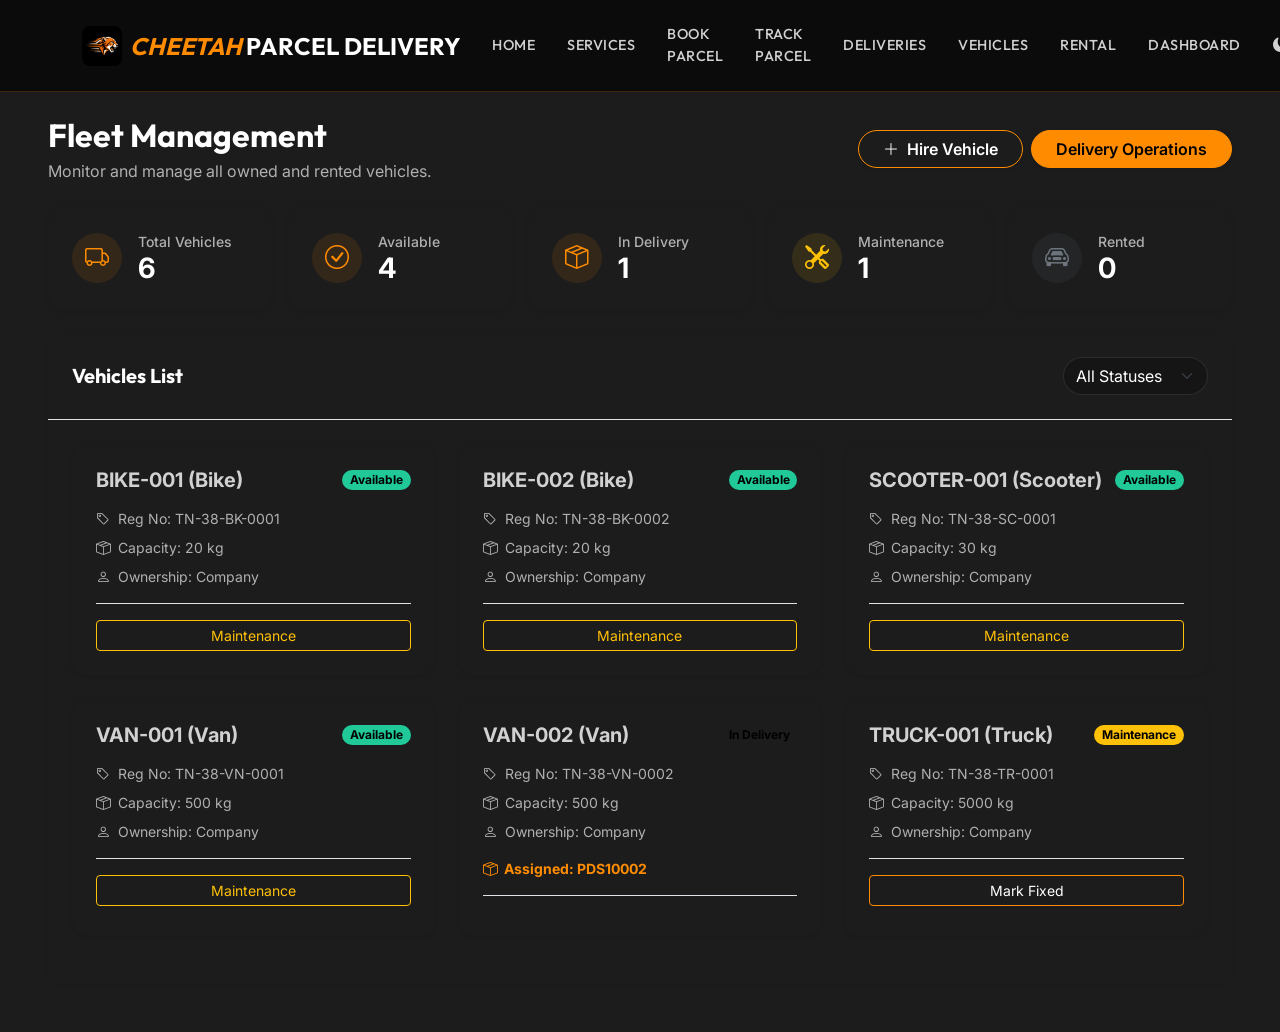
<file: pages/vehicles.html>
<!DOCTYPE html>
<html lang="en">
<head>
    <meta charset="UTF-8">
    <meta name="viewport" content="width=device-width, initial-scale=1.0">
    <title>Fleet Management - Cheetah Parcel Delivery Service</title>
    <script>
        (function() {
            var theme = localStorage.getItem('swiftParcelTheme') || 'light';
            document.documentElement.setAttribute('data-bs-theme', theme);
        })();
    </script>
    <link rel="preconnect" href="https://fonts.googleapis.com">
    <link rel="preconnect" href="https://fonts.gstatic.com" crossorigin>
    <link href="https://fonts.googleapis.com/css2?family=Inter:wght@300;400;500;600;700&family=Outfit:wght@400;500;600;700;800&display=swap" rel="stylesheet">
    <link href="https://cdn.jsdelivr.net/npm/bootstrap@5.3.2/dist/css/bootstrap.min.css" rel="stylesheet">
    <link rel="stylesheet" href="https://cdn.jsdelivr.net/npm/bootstrap-icons@1.11.1/font/bootstrap-icons.css">
    <link rel="stylesheet" href="../css/style.css">
    <link rel="stylesheet" href="../css/responsive.css">
</head>
<body class="bg-light">

        <!-- Navigation -->
    <nav class="navbar navbar-expand-lg navbar-dark sticky-top" id="mainNav">
        <div class="container">
            <a class="navbar-brand fw-bold d-flex align-items-center font-outfit fs-4 text-white" href="../index.html">
                <img src="../assets/images/cheetah_logo_v2.png" alt="Cheetah Logo" class="me-2" style="height: 40px; border-radius: 8px;">
                <span class="text-orange fst-italic me-1">CHEETAH</span> PARCEL DELIVERY
            </a>
            <button class="navbar-toggler border-0 shadow-none text-orange" type="button" data-bs-toggle="collapse" data-bs-target="#navbarNav">
                <i class="bi bi-list fs-1"></i>
            </button>
            <div class="collapse navbar-collapse" id="navbarNav">
                <ul class="navbar-nav ms-auto align-items-center font-outfit text-uppercase" style="font-size: 0.9rem; letter-spacing: 0.5px;">
                    <li class="nav-item mx-2"><a class="nav-link" href="../index.html">Home</a></li>
                    <li class="nav-item mx-2"><a class="nav-link" href="services.html">Services</a></li>
                    <li class="nav-item mx-2"><a class="nav-link" href="booking.html">Book Parcel</a></li>
                    <li class="nav-item mx-2"><a class="nav-link" href="tracking.html">Track Parcel</a></li>
                    <li class="nav-item mx-2"><a class="nav-link" href="delivery-operations.html">Deliveries</a></li>
                    <li class="nav-item mx-2"><a class="nav-link" href="vehicles.html">Vehicles</a></li>
                    <li class="nav-item mx-2"><a class="nav-link" href="rental.html">Rental</a></li>
                    <li class="nav-item mx-2"><a class="nav-link" href="dashboard.html">Dashboard</a></li>
                    <li class="nav-item mx-2"><a class="nav-link text-muted" href="#"><i class="bi bi-moon-fill"></i></a></li>
                </ul>
            </div>
        </div>
    </nav>

    <!-- Dashboard Content -->
    <div class="container-fluid px-lg-5 py-4">
        <div class="d-flex justify-content-between align-items-center mb-4">
            <div>
                <h2 class="fw-bold font-outfit text-dark mb-1">Fleet Management</h2>
                <p class="text-muted mb-0">Monitor and manage all owned and rented vehicles.</p>
            </div>
            <div class="d-flex gap-2">
                <a href="rental.html" class="btn btn-outline-primary rounded-pill px-4 fw-semibold shadow-sm"><i class="bi bi-plus-lg me-2"></i>Hire Vehicle</a>
                <a href="delivery-operations.html" class="btn btn-primary rounded-pill px-4 fw-semibold shadow-sm">Delivery Operations</a>
            </div>
        </div>

        <!-- Summary Cards -->
        <div class="row g-3 mb-4">
            <div class="col-xl col-md-3 col-sm-6">
                <div class="card border-0 shadow-sm rounded-4 h-100 bg-white">
                    <div class="card-body p-4 d-flex align-items-center">
                        <div class="bg-primary bg-opacity-10 text-primary rounded-circle d-flex align-items-center justify-content-center me-3" style="width: 50px; height: 50px;">
                            <i class="bi bi-truck fs-4"></i>
                        </div>
                        <div>
                            <p class="text-muted small mb-0 fw-medium">Total Vehicles</p>
                            <h3 class="fw-bold mb-0 text-dark" id="statTotalVehicles">0</h3>
                        </div>
                    </div>
                </div>
            </div>
            <div class="col-xl col-md-3 col-sm-6">
                <div class="card border-0 shadow-sm rounded-4 h-100 bg-white">
                    <div class="card-body p-4 d-flex align-items-center">
                        <div class="bg-success bg-opacity-10 text-success rounded-circle d-flex align-items-center justify-content-center me-3" style="width: 50px; height: 50px;">
                            <i class="bi bi-check-circle fs-4"></i>
                        </div>
                        <div>
                            <p class="text-muted small mb-0 fw-medium">Available</p>
                            <h3 class="fw-bold mb-0 text-dark" id="statAvailable">0</h3>
                        </div>
                    </div>
                </div>
            </div>
            <div class="col-xl col-md-3 col-sm-6">
                <div class="card border-0 shadow-sm rounded-4 h-100 bg-white">
                    <div class="card-body p-4 d-flex align-items-center">
                        <div class="bg-info bg-opacity-10 text-info rounded-circle d-flex align-items-center justify-content-center me-3" style="width: 50px; height: 50px;">
                            <i class="bi bi-box-seam fs-4"></i>
                        </div>
                        <div>
                            <p class="text-muted small mb-0 fw-medium">In Delivery</p>
                            <h3 class="fw-bold mb-0 text-dark" id="statInDelivery">0</h3>
                        </div>
                    </div>
                </div>
            </div>
            <div class="col-xl col-md-3 col-sm-6">
                <div class="card border-0 shadow-sm rounded-4 h-100 bg-white">
                    <div class="card-body p-4 d-flex align-items-center">
                        <div class="bg-warning bg-opacity-10 text-warning rounded-circle d-flex align-items-center justify-content-center me-3" style="width: 50px; height: 50px;">
                            <i class="bi bi-tools fs-4"></i>
                        </div>
                        <div>
                            <p class="text-muted small mb-0 fw-medium">Maintenance</p>
                            <h3 class="fw-bold mb-0 text-dark" id="statMaintenance">0</h3>
                        </div>
                    </div>
                </div>
            </div>
            <div class="col-xl col-md-4 col-sm-6">
                <div class="card border-0 shadow-sm rounded-4 h-100 bg-white">
                    <div class="card-body p-4 d-flex align-items-center">
                        <div class="bg-secondary bg-opacity-10 text-secondary rounded-circle d-flex align-items-center justify-content-center me-3" style="width: 50px; height: 50px;">
                            <i class="bi bi-car-front fs-4"></i>
                        </div>
                        <div>
                            <p class="text-muted small mb-0 fw-medium">Rented</p>
                            <h3 class="fw-bold mb-0 text-dark" id="statRented">0</h3>
                        </div>
                    </div>
                </div>
            </div>
        </div>

        <!-- Filters & Fleet List -->
        <div class="card border-0 shadow-sm rounded-4 mb-4 bg-white">
            <div class="card-header bg-white border-bottom p-4 d-flex justify-content-between align-items-center">
                <h5 class="fw-bold font-outfit text-dark mb-0">Vehicles List</h5>
                <select id="statusFilter" class="form-select w-auto shadow-none rounded-pill">
                    <option value="All">All Statuses</option>
                    <option value="Available">Available</option>
                    <option value="In Delivery">In Delivery</option>
                    <option value="Maintenance">Maintenance</option>
                </select>
            </div>
            <div class="card-body p-4 bg-light">
                <div id="fleetList">
                    <!-- Javascript will populate fleet here -->
                </div>
            </div>
        </div>

    </div>

    <!-- Scripts -->
    <script src="https://cdn.jsdelivr.net/npm/bootstrap@5.3.2/dist/js/bootstrap.bundle.min.js"></script>
    <script src="../js/storage.js"></script>
    <script src="../js/vehicles.js"></script>
</body>
</html>
</file>
<file: css/style.css>
/* 
   Cheetah Parcel Delivery Service - Core Styling
   Colors: Black, Orange, Gold, White
*/

:root {
    /* Cheetah Color Palette */
    --bg-main: #0B0B0B;
    --bg-secondary: #151515;
    --bg-card: #1C1C1C;
    --primary-orange: #FF8C00;
    --bright-orange: #FFA500;
    --golden-yellow: #FFC107;
    --text-white: #FFFFFF;
    --text-light-gray: #D1D1D1;
    --text-muted: #888888;
    --success: #20C997;
    
    /* Bootstrap Variable Overrides */
    --bs-primary: #FF8C00;
    --bs-primary-rgb: 255, 140, 0;
    --bs-danger: #FF8C00;
    --bs-danger-rgb: 255, 140, 0;
    --bs-success: #FF8C00;
    --bs-success-rgb: 255, 140, 0;
    --bs-info: #FF8C00;
    --bs-info-rgb: 255, 140, 0;
    --bs-warning: #FFC107;
    --bs-warning-rgb: 255, 193, 7;
    
    /* Font Families */
    --font-sans: 'Inter', sans-serif;
    --font-heading: 'Outfit', sans-serif;
}

body {
    font-family: var(--font-sans);
    color: var(--text-light-gray);
    background-color: var(--bg-main);
    overflow-x: hidden;
}

/* Typography Utilities */
.font-outfit {
    font-family: var(--font-heading);
}

.tracking-widest {
    letter-spacing: 0.1em;
}

.text-orange {
    color: var(--primary-orange) !important;
}

.text-gold {
    color: var(--golden-yellow) !important;
}

.bg-orange {
    background-color: var(--primary-orange) !important;
}

/* Removed hardcoded !important overrides for bg/text colors to allow bg-opacity-10 to work */

.text-muted {
    color: #B0B0B0 !important; /* Brighter for contrast */
}

::placeholder {
    color: #B0B0B0 !important;
    opacity: 1 !important;
}

.btn-outline-primary, .btn-outline-danger, .btn-outline-success {
    border-color: var(--primary-orange) !important;
    color: var(--text-white) !important;
}

.btn-outline-primary:hover, .btn-outline-danger:hover, .btn-outline-success:hover {
    background-color: var(--primary-orange) !important;
    color: #000 !important;
}

/* Navbar Customization */
#mainNav {
    background-color: var(--bg-main) !important;
    border-bottom: 1px solid rgba(255, 140, 0, 0.2);
    transition: all 0.3s ease;
    padding: 1rem 0;
}

#mainNav.navbar-scrolled {
    padding: 0.5rem 0;
    box-shadow: 0 4px 20px rgba(0, 0, 0, 0.5);
    background-color: rgba(11, 11, 11, 0.95) !important;
    backdrop-filter: blur(10px);
}

#mainNav .nav-link {
    color: var(--text-light-gray) !important;
    position: relative;
    font-weight: 500;
    transition: color 0.3s ease;
}

#mainNav .nav-link:hover, 
#mainNav .nav-link.active {
    color: var(--primary-orange) !important;
}

#mainNav .nav-link::after {
    content: '';
    position: absolute;
    width: 0;
    height: 2px;
    bottom: 0;
    left: 50%;
    transform: translateX(-50%);
    background-color: var(--primary-orange);
    transition: width 0.3s ease;
}

#mainNav .nav-link:hover::after,
#mainNav .nav-link.active::after {
    width: 80%;
}

#mainNav .navbar-brand {
    color: var(--text-white) !important;
}

/* Buttons */
.btn-primary {
    background-color: var(--primary-orange);
    border-color: var(--primary-orange);
    color: #000;
    font-weight: bold;
    transition: all 0.25s ease;
}

.btn-primary:hover {
    background-color: var(--bright-orange);
    border-color: var(--bright-orange);
    color: #000;
    transform: translateY(-2px);
    box-shadow: 0 4px 15px rgba(255, 140, 0, 0.4);
}

.btn-outline-light {
    border-color: var(--primary-orange);
    color: var(--text-white);
    background: transparent;
    transition: all 0.25s ease;
}

.btn-outline-light:hover {
    background-color: rgba(255, 140, 0, 0.1);
    border-color: var(--bright-orange);
    color: var(--bright-orange);
    transform: translateY(-2px);
    box-shadow: 0 4px 15px rgba(255, 140, 0, 0.2);
}

/* Hero Section */
.hero-section {
    position: relative;
    background-color: var(--bg-main);
    background-image: url('../assets/images/cheetah_hero_bg.png');
    background-size: cover;
    background-position: center;
    background-repeat: no-repeat;
    z-index: 1;
}

.hero-section::before {
    content: '';
    position: absolute;
    top: 0; left: 0; right: 0; bottom: 0;
    background: linear-gradient(90deg, rgba(11,11,11,1) 0%, rgba(11,11,11,0.8) 40%, rgba(11,11,11,0.2) 100%);
    z-index: -1;
}

/* Tracking Input Bar */
.tracking-box {
    background-color: var(--bg-card) !important;
    border: 1px solid rgba(255, 140, 0, 0.3);
    transition: border-color 0.3s ease, box-shadow 0.3s ease;
}
.tracking-box:focus-within {
    border-color: var(--primary-orange);
    box-shadow: 0 0 15px rgba(255, 140, 0, 0.3);
}

/* Professional Delivery Card */
.professional-card {
    background-color: var(--bg-card);
    border: 1px solid rgba(255, 140, 0, 0.2);
    border-radius: 1rem;
    box-shadow: 0 10px 30px rgba(0,0,0,0.5);
    backdrop-filter: blur(5px);
}

/* Cards (Services, Vehicles, Dashboard) */
.card {
    background-color: var(--bg-card) !important;
    border: 1px solid rgba(255,255,255,0.05);
    transition: all 0.25s ease;
    color: var(--text-light-gray);
}
.card:hover {
    border-color: rgba(255, 140, 0, 0.5);
    transform: translateY(-5px);
    box-shadow: 0 10px 25px rgba(255, 140, 0, 0.15);
}

.card-header, .card-footer {
    background-color: var(--bg-secondary) !important;
    border-color: rgba(255,255,255,0.05);
}

/* Tables */
.table {
    color: var(--text-light-gray);
}
.table-dark {
    background-color: var(--bg-card);
}
.table-dark th {
    background-color: var(--bg-secondary);
    border-color: rgba(255,255,255,0.1);
}
.table td {
    border-color: rgba(255,255,255,0.05);
}

/* Modals */
.modal-content {
    background-color: var(--bg-card);
    border: 1px solid rgba(255, 140, 0, 0.3);
    color: var(--text-light-gray);
}
.modal-header {
    border-bottom: 1px solid rgba(255,255,255,0.1);
}
.modal-footer {
    border-top: 1px solid rgba(255,255,255,0.1);
}

/* Forms */
.form-label {
    color: var(--text-light-gray) !important;
}
.form-control, .form-select {
    background-color: var(--bg-secondary);
    border: 1px solid rgba(255,255,255,0.1);
    color: var(--text-white);
}
.form-control:focus, .form-select:focus {
    background-color: var(--bg-main);
    border-color: var(--primary-orange);
    color: var(--text-white);
    box-shadow: 0 0 0 0.25rem rgba(255, 140, 0, 0.25);
}

/* Utilities */
.text-dark {
    color: var(--text-white) !important;
}
.bg-light {
    background-color: var(--bg-card) !important;
}
.bg-white {
    background-color: var(--bg-card) !important;
}

/* Badges */
.badge.bg-success { background-color: var(--success) !important; color: #000 !important; }
.badge.bg-warning { background-color: var(--golden-yellow) !important; color: #000 !important; }
.badge.bg-info { background-color: var(--primary-light) !important; color: #000 !important; }

/* Dashboard Sidebar */
.bg-dark {
    background-color: var(--bg-secondary) !important;
}

/* Animations */
@keyframes fadeInUp {
    from {
        opacity: 0;
        transform: translateY(20px);
    }
    to {
        opacity: 1;
        transform: translateY(0);
    }
}

.animate-fade-in-up {
    animation: fadeInUp 0.6s ease forwards;
    opacity: 0;
}
</file>
<file: css/responsive.css>
/* Responsive Adjustments for SwiftParcel */

/* Small Devices (Landscape phones, 576px and up) */
@media (min-width: 576px) {
    /* Adjust hero typography */
    .hero-section h1 {
        font-size: 3rem;
    }
}

/* Medium Devices (Tablets, 768px and up) */
@media (min-width: 768px) {
    .py-6 {
        padding-top: 4rem;
        padding-bottom: 4rem;
    }
}

/* Large Devices (Desktops, 992px and up) */
@media (max-width: 991px) {
    #mainNav {
        padding: 0.5rem 1rem;
    }
    
    #mainNav .navbar-collapse {
        background-color: var(--white);
        padding: 1.5rem;
        border-radius: 1rem;
        box-shadow: 0 10px 30px rgba(0,0,0,0.1);
        margin-top: 1rem;
    }

    #mainNav .nav-link {
        padding: 0.75rem 0;
        border-bottom: 1px solid rgba(0,0,0,0.05);
    }
    
    #mainNav .nav-link::after {
        display: none;
    }

    .hero-section {
        text-align: center;
    }

    .box-3d {
        margin-top: 3rem;
        width: 100%;
        max-width: 320px;
    }
    
    .badge-1 { right: 0; top: 10%; }
    .badge-2 { left: 0; bottom: 10%; }
}

/* Extra Large Devices (Large Desktops, 1200px and up) */
@media (min-width: 1200px) {
    .hero-section h1 {
        font-size: 4rem;
    }
}

/* Utilities for hiding/showing elements on specific breakpoints */
@media (max-width: 767.98px) {
    .tracking-box {
        flex-direction: column;
        border-radius: 1rem !important;
        padding: 1rem !important;
    }
    
    .tracking-box input {
        margin: 1rem 0 !important;
        text-align: center;
        width: 100%;
    }
    
    .tracking-box button {
        width: 100%;
    }
    
    .tracking-box i {
        margin-left: 0 !important;
        margin-bottom: 0.5rem;
    }
}
</file>
